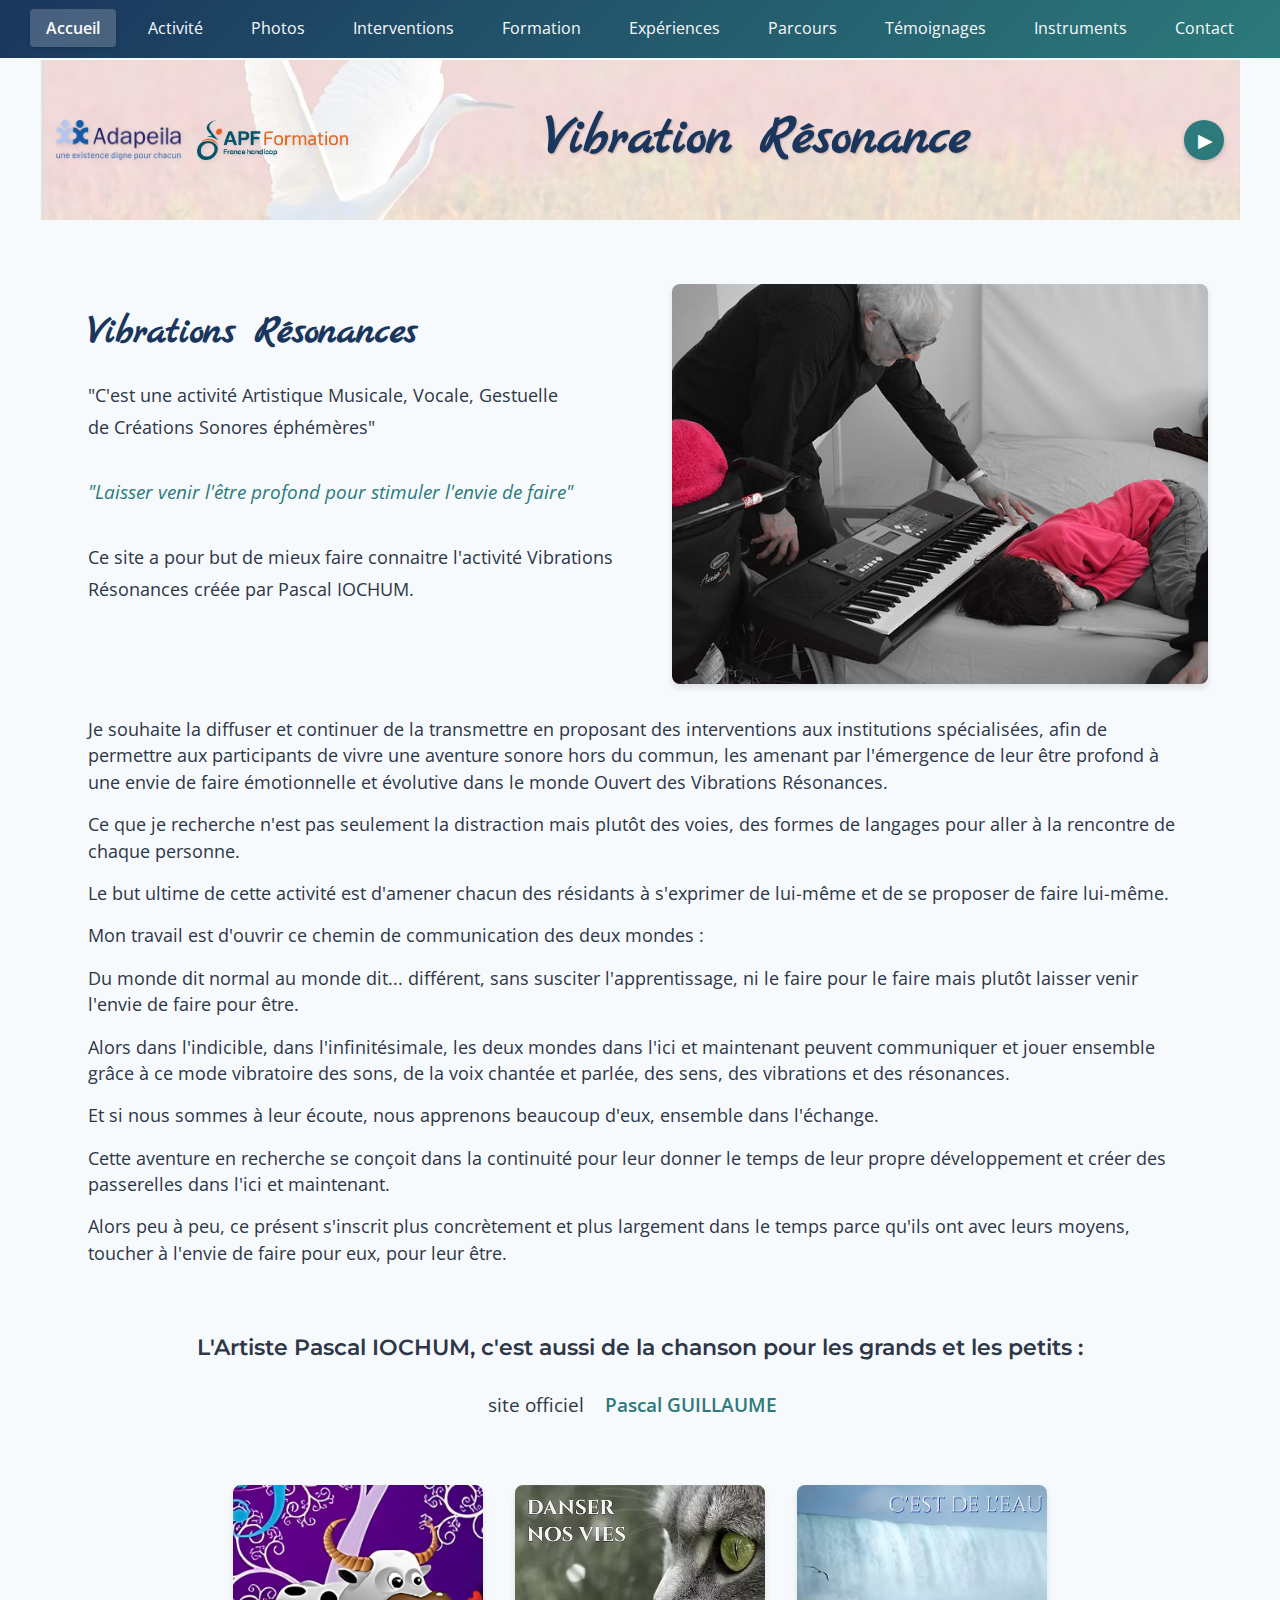
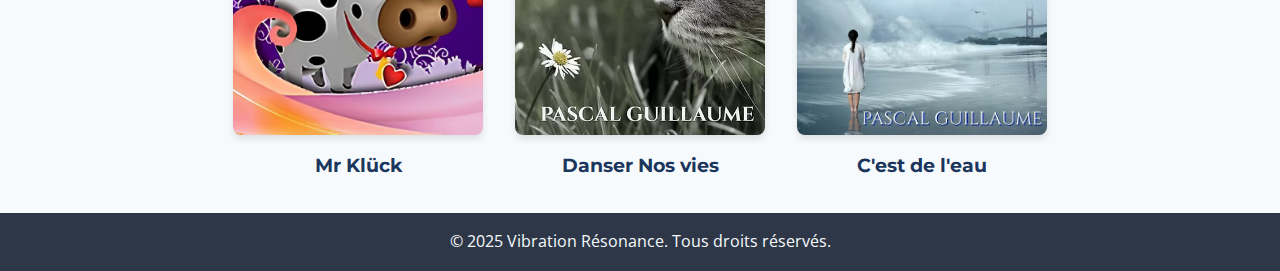
<file: index.html>
<!DOCTYPE html>
<html lang="fr">
<head>
    <meta charset="UTF-8">
    <meta name="viewport" content="width=device-width, initial-scale=1.0">
    <meta name="description" content="Découvrez l'univers des vibrations et résonances sonores">
    <title>Vibration Résonance - Accueil</title>
    <link rel="stylesheet" href="css/style.css">
    <link rel="preconnect" href="https://fonts.googleapis.com">
    <link rel="preconnect" href="https://fonts.gstatic.com" crossorigin>
    <link href="https://fonts.googleapis.com/css2?family=Montserrat:wght@400;600;700&family=Open+Sans:wght@400;600&family=Marck+Script&display=swap" rel="stylesheet">
    <audio id="homeAudio" src="audio/home.mp3" preload="auto"></audio>
</head>
<body>
    <header>
        <nav>
            <button class="burger-menu" aria-label="Menu">
                <span class="burger-line"></span>
                <span class="burger-line"></span>
                <span class="burger-line"></span>
            </button>
            <ul class="nav-menu">
                <li><a href="index.html" class="active">Accueil</a></li>
                <li><a href="pages/activite.html">Activité</a></li>
                <li><a href="pages/photos.html">Photos</a></li>
                <li><a href="pages/interventions.html">Interventions</a></li>
                <li><a href="pages/formation.html">Formation</a></li>
                <li><a href="pages/experiences.html">Expériences</a></li>
                <li><a href="pages/parcours.html">Parcours</a></li>
                <li><a href="pages/temoignages.html">Témoignages</a></li>
                <li><a href="pages/instruments.html">Instruments</a></li>
                <li><a href="pages/contact.html">Contact</a></li>
            </ul>
        </nav>
        <div class="logo-container">
            <div class="logo-left">
                <img src="images/logos/adapeila.png" alt="Logo Adapeila">
                <img src="images/logos/apf.png" alt="Logo APF">
            </div>
            <h1 class="main-title">Vibration Résonance</h1>
            <button class="audio-control" id="playButton" aria-label="Jouer la musique"></button>
        </div>
    </header>
    <main>
        <section class="intro-section">
            <div class="intro-text">
                <h2>Vibrations Résonances</h2>
                <p>"C'est une activité Artistique Musicale, Vocale, Gestuelle<br>
                de Créations Sonores éphémères"</p>
                <p class="quote">"Laisser venir l'être profond pour stimuler l'envie de faire"</p>
                <p>Ce site a pour but de mieux faire connaitre l'activité Vibrations Résonances créée par Pascal IOCHUM.</p>
            </div>
            <div class="slideshow" id="residentsSlideshow">
                <!-- Les images seront injectées dynamiquement par JavaScript -->
            </div>
        </section>
        <section class="presentation-section">
            <div class="text-block">
                <p>Je souhaite la diffuser et continuer de la transmettre en proposant des interventions aux institutions spécialisées, afin de permettre aux participants de vivre une aventure sonore hors du commun, les amenant par l'émergence de leur être profond à une envie de faire émotionnelle et évolutive dans le monde Ouvert des Vibrations Résonances.</p>
                <p>Ce que je recherche n'est pas seulement la distraction mais plutôt des voies, des formes de langages pour aller à la rencontre de chaque personne.</p>

                <p>Le but ultime de cette activité est d'amener chacun des résidants à s'exprimer de lui-même et de se proposer de faire lui-même.</p>

                <p>Mon travail est d'ouvrir ce chemin de communication des deux mondes :</p>

                <p>Du monde dit normal au monde dit... différent, sans susciter l'apprentissage, ni le faire pour le faire mais plutôt laisser venir l'envie de faire pour être.</p>

                <p>Alors dans l'indicible, dans l'infinitésimale, les deux mondes dans l'ici et maintenant peuvent communiquer et jouer ensemble grâce à ce mode vibratoire des sons, de la voix chantée et parlée, des sens, des vibrations et des résonances.</p>

                <p>Et si nous sommes à leur écoute, nous apprenons beaucoup d'eux, ensemble dans l'échange.</p>

                <p>Cette aventure en recherche se conçoit dans la continuité pour leur donner le temps de leur propre développement et créer des passerelles dans l'ici et maintenant.</p>

                <p>Alors peu à peu, ce présent s'inscrit plus concrètement et plus largement dans le temps parce qu'ils ont avec leurs moyens, toucher à l'envie de faire pour eux, pour leur être.</p>
            </div>
        </section>
        <section class="artist-section">
            <h2>L'Artiste Pascal IOCHUM, c'est aussi de la chanson pour les grands et les petits :</h2>
            <p class="site-link">site officiel <a href="https://www.pascal-guillaume.com/" target="_blank" rel="noopener noreferrer">Pascal GUILLAUME</a></p>
        </section>
        <section class="albums-section">
            <div class="album-grid">
                <div class="album-item">
                    <a href="https://www.pascal-guillaume.com/mes-histoires" target="_blank" rel="noopener noreferrer">
                        <img src="images/pochettes/vache.jpeg" alt="Album Mr Klück">
                        <h3>Mr Klück</h3>
                    </a>
                </div>
                <div class="album-item">
                    <a href="https://www.pascal-guillaume.com/danser-nos-vies" target="_blank" rel="noopener noreferrer">
                        <img src="images/pochettes/chat.jpeg" alt="Album Danser Nos vies">
                        <h3>Danser Nos vies</h3>
                    </a>
                </div>
                <div class="album-item">
                    <a href="https://www.pascal-guillaume.com/c-est-de-l-eau" target="_blank" rel="noopener noreferrer">
                        <img src="images/pochettes/eau.jpeg" alt="Album C'est de l'eau">
                        <h3>C'est de l'eau</h3>
                    </a>
                </div>
            </div>
        </section>
    </main>
    <footer>
        <p>&copy; 2025 Vibration Résonance. Tous droits réservés.</p>
    </footer>
    <script src="js/main.js"></script>
</body>
</html>
</file>
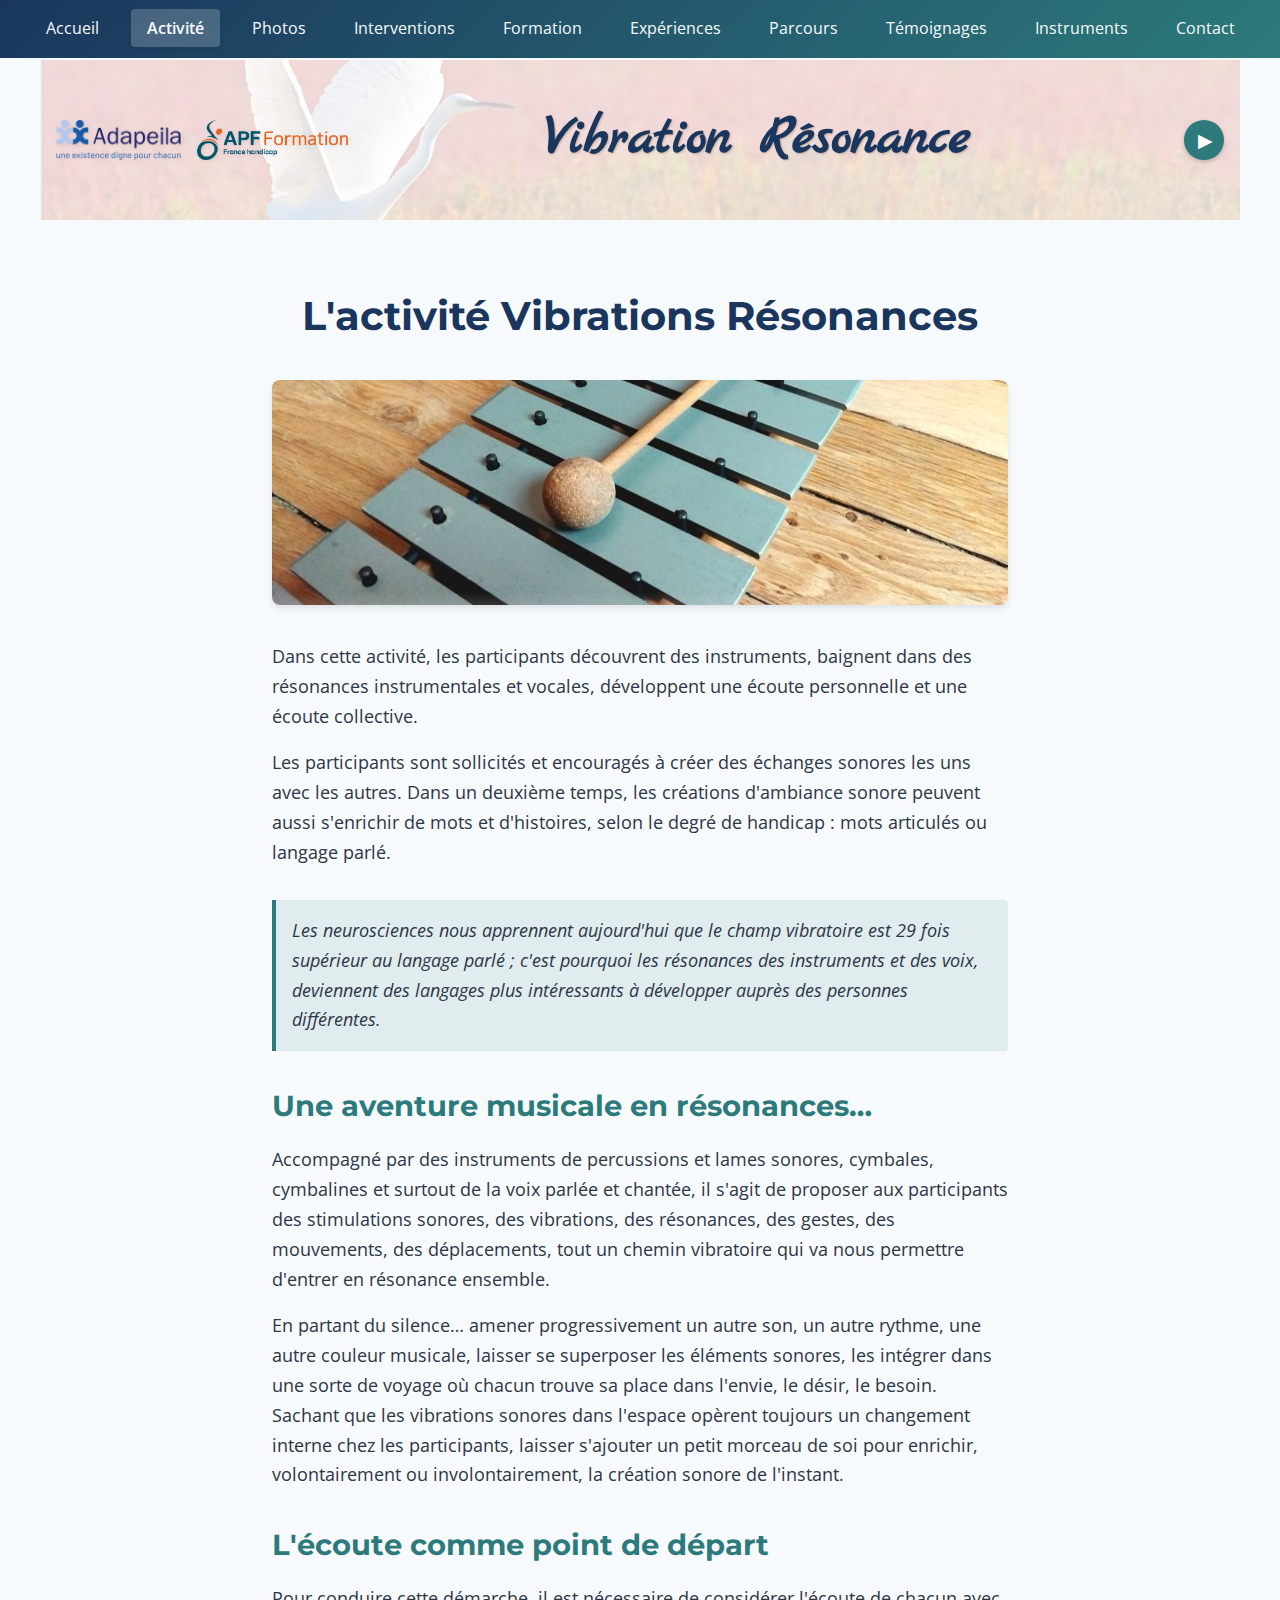
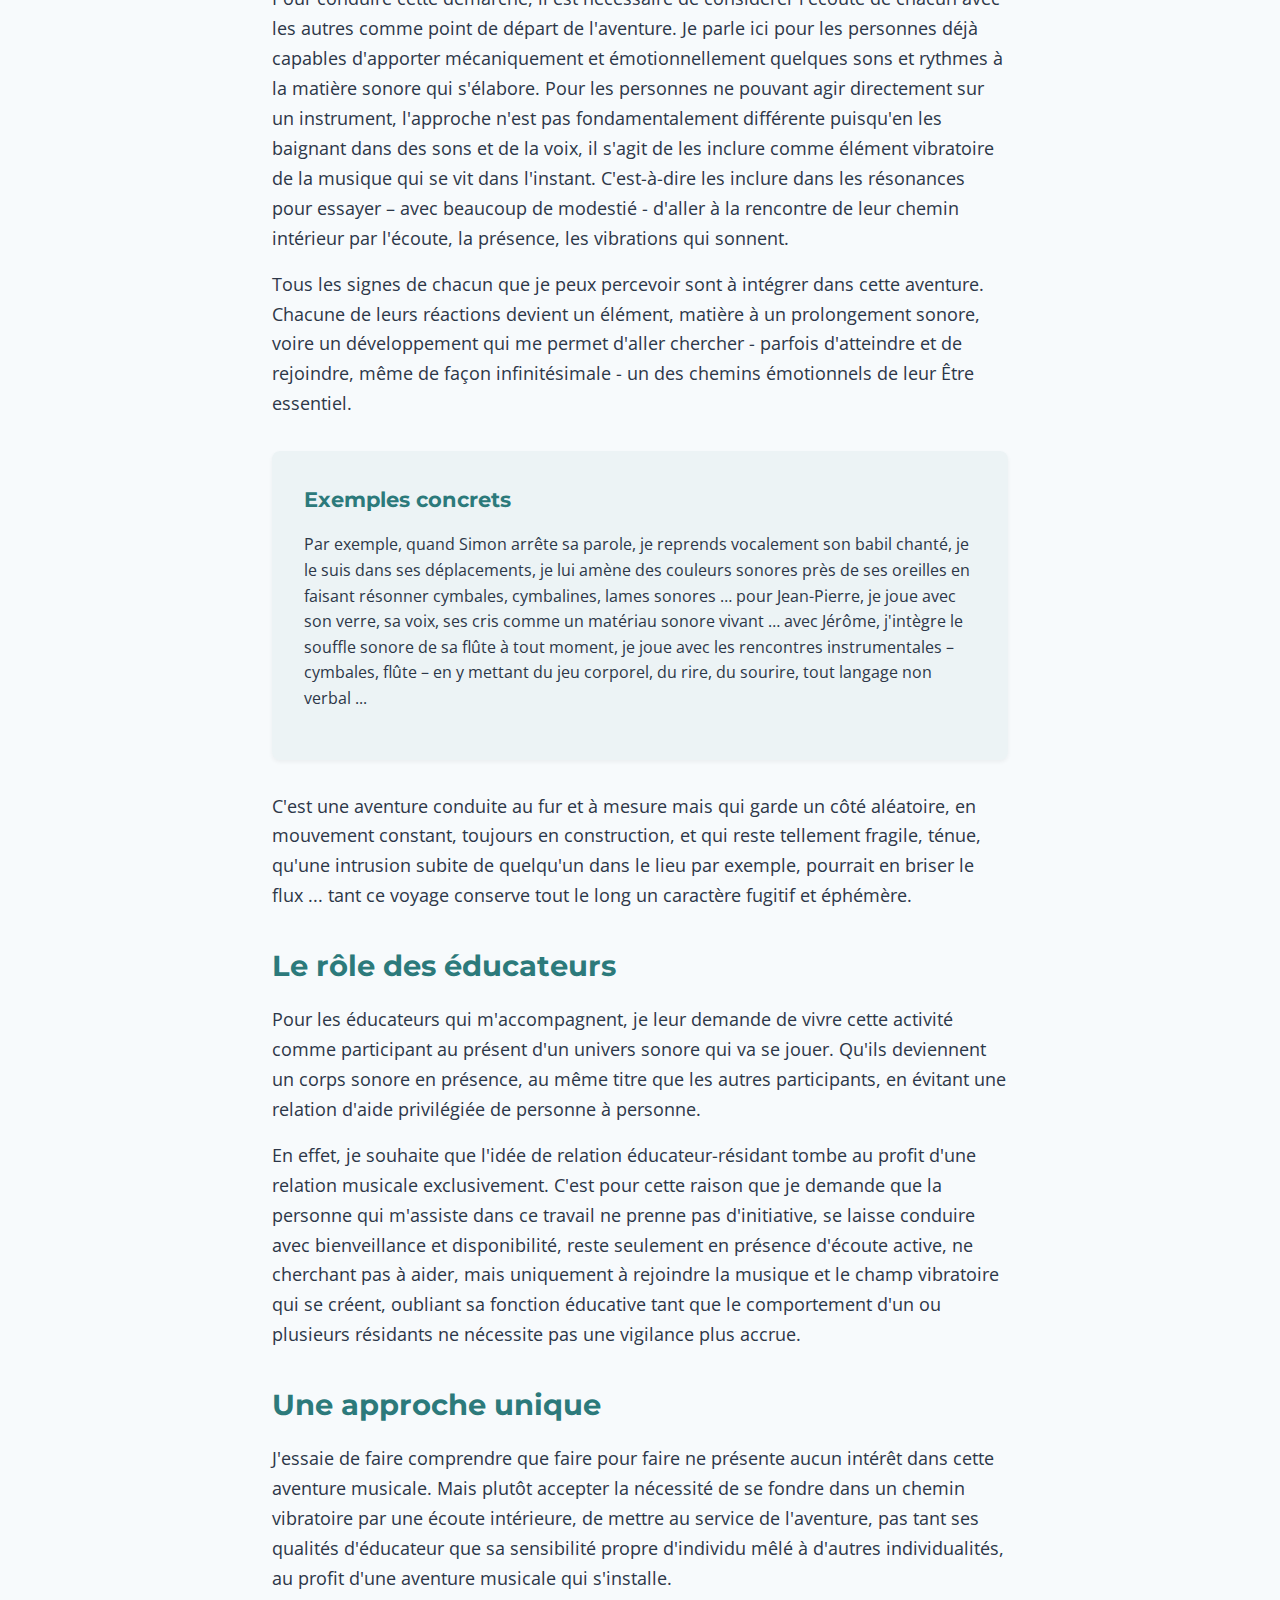
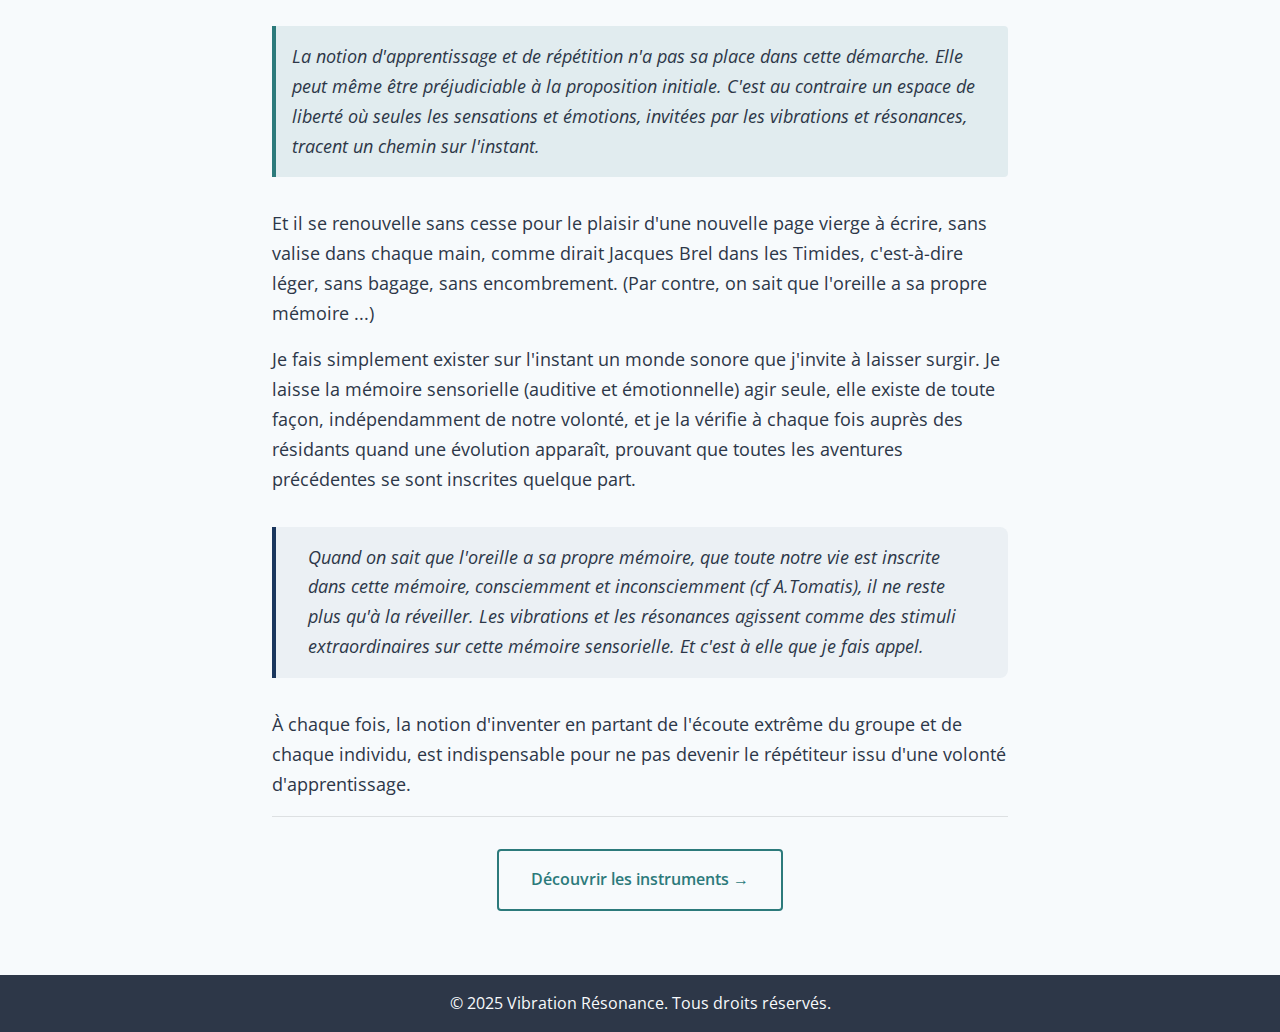
<file: pages/activite.html>
<!DOCTYPE html>
<html lang="fr">
<head>
    <meta charset="UTF-8">
    <meta name="viewport" content="width=device-width, initial-scale=1.0">
    <title>Vibration Résonance - Activités</title>
    <link rel="stylesheet" href="../css/style.css">
    <link href="https://fonts.googleapis.com/css2?family=Montserrat:wght@400;600;700&family=Open+Sans:wght@400;600&family=Marck+Script&display=swap" rel="stylesheet">
    <audio id="pageAudio" src="../audio/voix.mp3" preload="auto"></audio>
</head>
<body>
    <header>
        <nav>
            <ul>
                <li><a href="../index.html">Accueil</a></li>
                <li><a href="activite.html" class="active">Activité</a></li>
                <li><a href="photos.html">Photos</a></li>
                <li><a href="interventions.html">Interventions</a></li>
                <li><a href="formation.html">Formation</a></li>
                <li><a href="experiences.html">Expériences</a></li>
                <li><a href="parcours.html">Parcours</a></li>
                <li><a href="temoignages.html">Témoignages</a></li>
                <li><a href="instruments.html">Instruments</a></li>
                <li><a href="contact.html">Contact</a></li>
            </ul>
        </nav>
        <div class="logo-container">
            <div class="logo-left">
                <img src="../images/logos/adapeila.png" alt="Logo Adapeila">
                <img src="../images/logos/apf.png" alt="Logo APF">
            </div>
            <h1 class="main-title">Vibration Résonance</h1>
            <button class="audio-control" id="playButton" aria-label="Jouer la musique"></button>
        </div>
    </header>
    <main>
        <section class="activity-content">
            <h1>L'activité Vibrations Résonances</h1>
            
            <div class="activity-header-image">
                <img src="../images/carillon.jpeg" alt="Carillon utilisé lors des activités">
            </div>

            <div class="activity-text">
                <p>Dans cette activité, les participants découvrent des instruments, baignent dans des résonances instrumentales et vocales, développent une écoute personnelle et une écoute collective.</p>

                <p>Les participants sont sollicités et encouragés à créer des échanges sonores les uns avec les autres. Dans un deuxième temps, les créations d'ambiance sonore peuvent aussi s'enrichir de mots et d'histoires, selon le degré de handicap : mots articulés ou langage parlé.</p>

                <div class="highlight-box">
                    <p>Les neurosciences nous apprennent aujourd'hui que le champ vibratoire est 29 fois supérieur au langage parlé ; c'est pourquoi les résonances des instruments et des voix, deviennent des langages plus intéressants à développer auprès des personnes différentes.</p>
                </div>

                <h2>Une aventure musicale en résonances…</h2>

                <p>Accompagné par des instruments de percussions et lames sonores, cymbales, cymbalines et surtout de la voix parlée et chantée, il s'agit de proposer aux participants des stimulations sonores, des vibrations, des résonances, des gestes, des mouvements, des déplacements, tout un chemin vibratoire qui va nous permettre d'entrer en résonance ensemble.</p>

                <p>En partant du silence… amener progressivement un autre son, un autre rythme, une autre couleur musicale, laisser se superposer les éléments sonores, les intégrer dans une sorte de voyage où chacun trouve sa place dans l'envie, le désir, le besoin. Sachant que les vibrations sonores dans l'espace opèrent toujours un changement interne chez les participants, laisser s'ajouter un petit morceau de soi pour enrichir, volontairement ou involontairement, la création sonore de l'instant.</p>

                <h2>L'écoute comme point de départ</h2>
                <p>Pour conduire cette démarche, il est nécessaire de considérer l'écoute de chacun avec les autres comme point de départ de l'aventure. Je parle ici pour les personnes déjà capables d'apporter mécaniquement et émotionnellement quelques sons et rythmes à la matière sonore qui s'élabore. Pour les personnes ne pouvant agir directement sur un instrument, l'approche n'est pas fondamentalement différente puisqu'en les baignant dans des sons et de la voix, il s'agit de les inclure comme élément vibratoire de la musique qui se vit dans l'instant. C'est-à-dire les inclure dans les résonances pour essayer – avec beaucoup de modestié - d'aller à la rencontre de leur chemin intérieur par l'écoute, la présence, les vibrations qui sonnent.</p>

                <p>Tous les signes de chacun que je peux percevoir sont à intégrer dans cette aventure. Chacune de leurs réactions devient un élément, matière à un prolongement sonore, voire un développement qui me permet d'aller chercher - parfois d'atteindre et de rejoindre, même de façon infinitésimale - un des chemins émotionnels de leur Être essentiel.</p>

                <div class="example-box">
                    <h3>Exemples concrets</h3>
                    <p>Par exemple, quand Simon arrête sa parole, je reprends vocalement son babil chanté, je le suis dans ses déplacements, je lui amène des couleurs sonores près de ses oreilles en faisant résonner cymbales, cymbalines, lames sonores … pour Jean-Pierre, je joue avec son verre, sa voix, ses cris comme un matériau sonore vivant … avec Jérôme, j'intègre le souffle sonore de sa flûte à tout moment, je joue avec les rencontres instrumentales – cymbales, flûte – en y mettant du jeu corporel, du rire, du sourire, tout langage non verbal ...</p>
                </div>

                <p>C'est une aventure conduite au fur et à mesure mais qui garde un côté aléatoire, en mouvement constant, toujours en construction, et qui reste tellement fragile, ténue, qu'une intrusion subite de quelqu'un dans le lieu par exemple, pourrait en briser le flux ... tant ce voyage conserve tout le long un caractère fugitif et éphémère.</p>

                <h2>Le rôle des éducateurs</h2>
                <p>Pour les éducateurs qui m'accompagnent, je leur demande de vivre cette activité comme participant au présent d'un univers sonore qui va se jouer. Qu'ils deviennent un corps sonore en présence, au même titre que les autres participants, en évitant une relation d'aide privilégiée de personne à personne.</p>

                <p>En effet, je souhaite que l'idée de relation éducateur-résidant tombe au profit d'une relation musicale exclusivement. C'est pour cette raison que je demande que la personne qui m'assiste dans ce travail ne prenne pas d'initiative, se laisse conduire avec bienveillance et disponibilité, reste seulement en présence d'écoute active, ne cherchant pas à aider, mais uniquement à rejoindre la musique et le champ vibratoire qui se créent, oubliant sa fonction éducative tant que le comportement d'un ou plusieurs résidants ne nécessite pas une vigilance plus accrue.</p>

                <h2>Une approche unique</h2>
                <p>J'essaie de faire comprendre que faire pour faire ne présente aucun intérêt dans cette aventure musicale. Mais plutôt accepter la nécessité de se fondre dans un chemin vibratoire par une écoute intérieure, de mettre au service de l'aventure, pas tant ses qualités d'éducateur que sa sensibilité propre d'individu mêlé à d'autres individualités, au profit d'une aventure musicale qui s'installe.</p>

                <div class="highlight-box">
                    <p>La notion d'apprentissage et de répétition n'a pas sa place dans cette démarche. Elle peut même être préjudiciable à la proposition initiale. C'est au contraire un espace de liberté où seules les sensations et émotions, invitées par les vibrations et résonances, tracent un chemin sur l'instant.</p>
                </div>

                <p>Et il se renouvelle sans cesse pour le plaisir d'une nouvelle page vierge à écrire, sans valise dans chaque main, comme dirait Jacques Brel dans les Timides, c'est-à-dire léger, sans bagage, sans encombrement. (Par contre, on sait que l'oreille a sa propre mémoire ...)</p>

                <p>Je fais simplement exister sur l'instant un monde sonore que j'invite à laisser surgir. Je laisse la mémoire sensorielle (auditive et émotionnelle) agir seule, elle existe de toute façon, indépendamment de notre volonté, et je la vérifie à chaque fois auprès des résidants quand une évolution apparaît, prouvant que toutes les aventures précédentes se sont inscrites quelque part.</p>

                <div class="quote-box">
                    <p>Quand on sait que l'oreille a sa propre mémoire, que toute notre vie est inscrite dans cette mémoire, consciemment et inconsciemment (cf A.Tomatis), il ne reste plus qu'à la réveiller. Les vibrations et les résonances agissent comme des stimuli extraordinaires sur cette mémoire sensorielle. Et c'est à elle que je fais appel.</p>
                </div>

                <p>À chaque fois, la notion d'inventer en partant de l'écoute extrême du groupe et de chaque individu, est indispensable pour ne pas devenir le répétiteur issu d'une volonté d'apprentissage.</p>
            </div>
            
            <div class="instruments-link">
                <a href="instruments.html" class="btn-link">Découvrir les instruments →</a>
            </div>
        </section>
    </main>
    <footer>
        <p>&copy; 2025 Vibration Résonance. Tous droits réservés.</p>
    </footer>
    <script src="../js/main.js"></script>
</body>
</html>
</file>
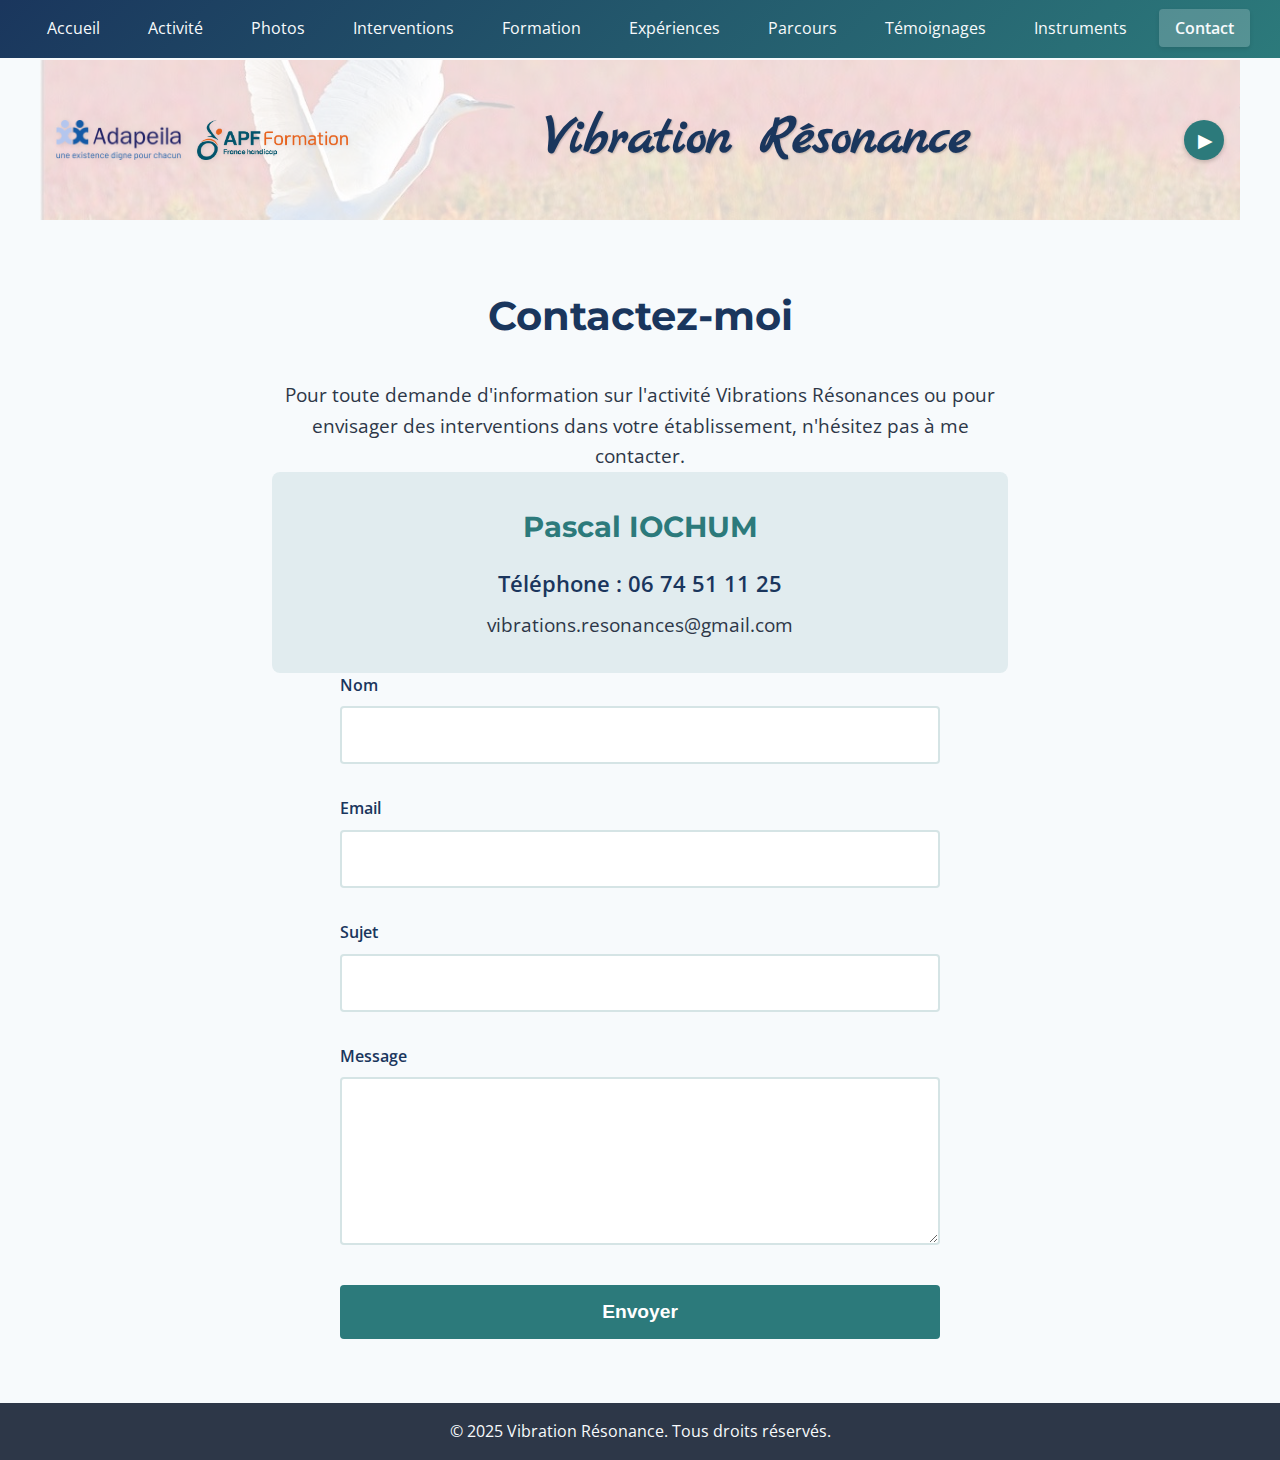
<file: pages/contact.html>
<!DOCTYPE html>
<html lang="fr">
<head>
    <meta charset="UTF-8">
    <meta name="viewport" content="width=device-width, initial-scale=1.0">
    <title>Vibration Résonance - Contact</title>
    <link rel="stylesheet" href="../css/style.css">
    <link href="https://fonts.googleapis.com/css2?family=Montserrat:wght@400;600;700&family=Open+Sans:wght@400;600&family=Marck+Script&display=swap" rel="stylesheet">
    <audio id="pageAudio" src="../audio/chimes.mp3" preload="auto"></audio>
</head>
<body>
    <header>
        <nav>
            <button class="burger-menu" aria-label="Menu">
                <span class="burger-line"></span>
                <span class="burger-line"></span>
                <span class="burger-line"></span>
            </button>
            <ul class="nav-menu">
                <li><a href="../index.html">Accueil</a></li>
                <li><a href="activite.html">Activité</a></li>
                <li><a href="photos.html">Photos</a></li>
                <li><a href="interventions.html">Interventions</a></li>
                <li><a href="formation.html">Formation</a></li>
                <li><a href="experiences.html">Expériences</a></li>
                <li><a href="parcours.html">Parcours</a></li>
                <li><a href="temoignages.html">Témoignages</a></li>
                <li><a href="instruments.html">Instruments</a></li>
                <li><a href="contact.html" class="active">Contact</a></li>
            </ul>
        </nav>
        <div class="logo-container">
            <div class="logo-left">
                <img src="../images/logos/adapeila.png" alt="Logo Adapeila">
                <img src="../images/logos/apf.png" alt="Logo APF">
            </div>
            <h1 class="main-title">Vibration Résonance</h1>
            <button class="audio-control" id="playButton" aria-label="Jouer la musique"></button>
        </div>
    </header>

    <main>
        <section class="contact-content">
            <h1>Contactez-moi</h1>
            
            <div class="contact-intro">
                <p>Pour toute demande d'information sur l'activité Vibrations Résonances ou pour envisager des interventions dans votre établissement, n'hésitez pas à me contacter.</p>
            </div>

            <div class="contact-info">
                <h2>Pascal IOCHUM</h2>
                <p class="phone">Téléphone : 06 74 51 11 25</p>
                <p class="region">vibrations.resonances@gmail.com</p>
            </div>

            <form class="contact-form" id="contactForm" action="https://formspree.io/f/xqapagly" method="POST">
                <div class="form-group">
                    <label for="name">Nom</label>
                    <input type="text" id="name" name="name" required>
                </div>

                <div class="form-group">
                    <label for="email">Email</label>
                    <input type="email" id="email" name="email" required>
                </div>

                <div class="form-group">
                    <label for="subject">Sujet</label>
                    <input type="text" id="subject" name="subject" required>
                </div>

                <div class="form-group">
                    <label for="message">Message</label>
                    <textarea id="message" name="message" rows="6" required></textarea>
                </div>

                <button type="submit" class="submit-btn">Envoyer</button>
            </form>
        </section>
    </main>

    <footer>
        <p>&copy; 2025 Vibration Résonance. Tous droits réservés.</p>
    </footer>

    <script src="../js/main.js"></script>
    <script src="../js/contact.js"></script>
</body>
</html>
</file>
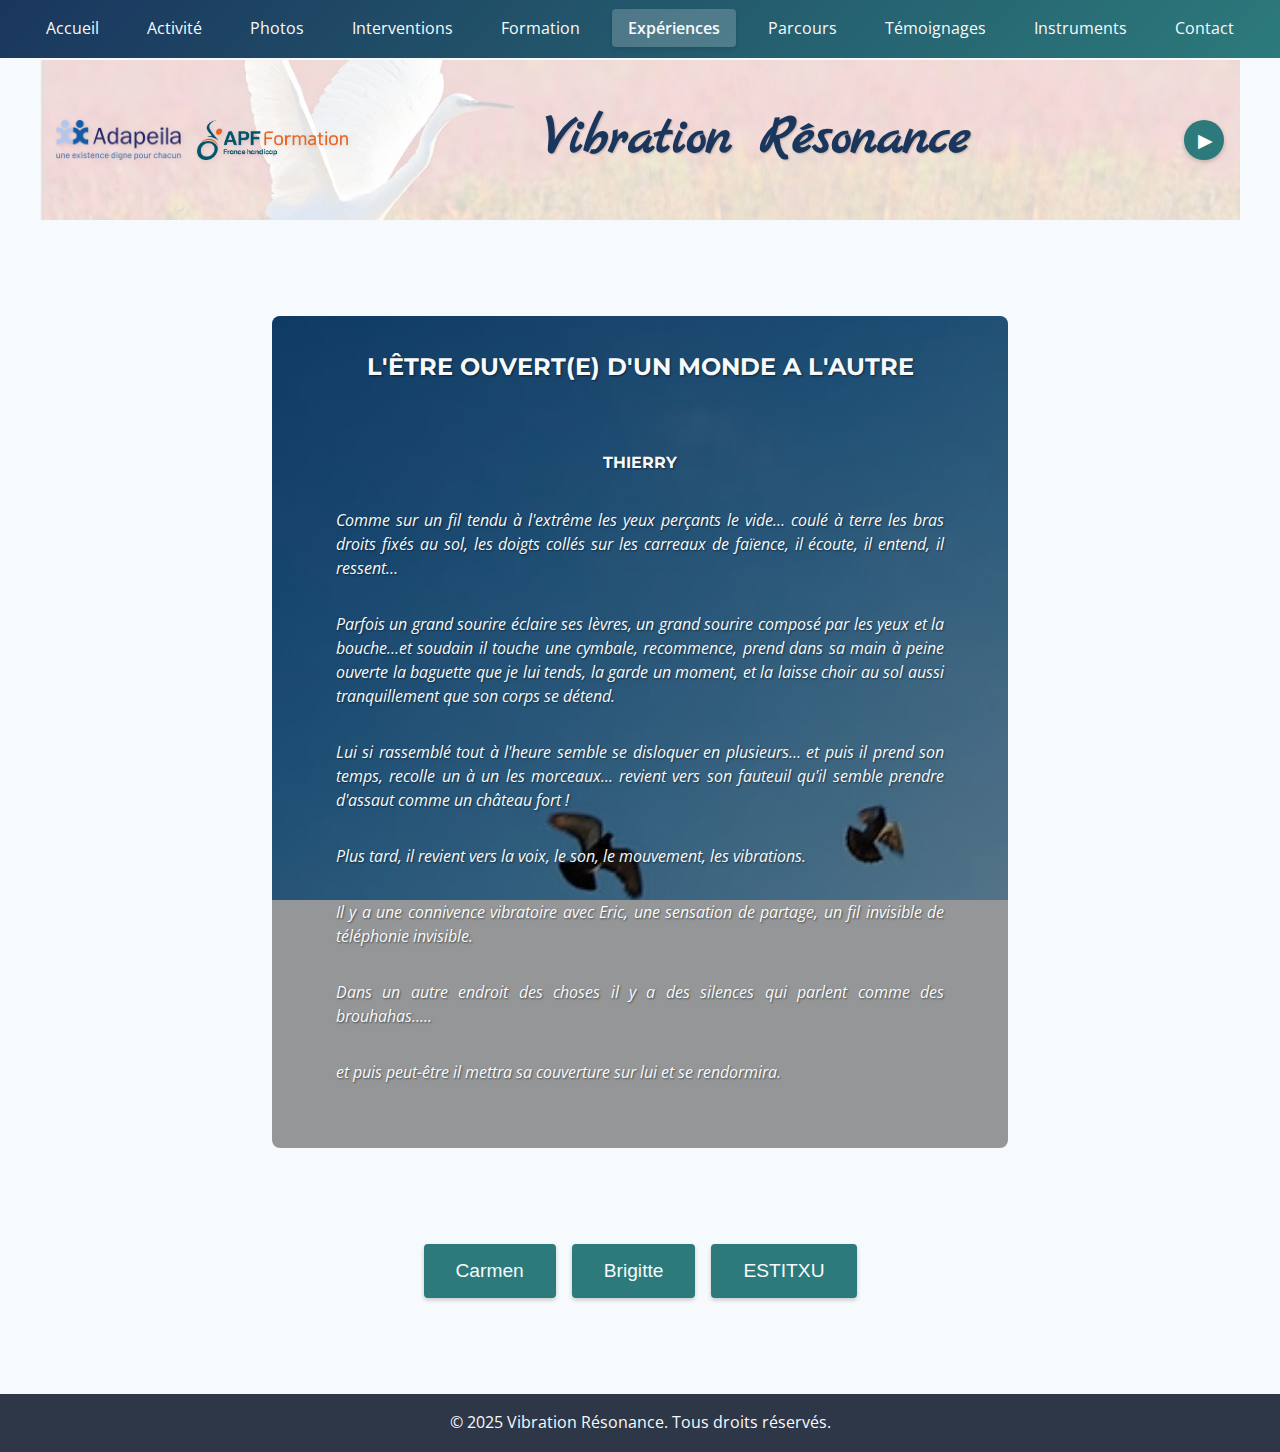
<file: pages/experiences.html>
<!DOCTYPE html>
<html lang="fr">
<head>
    <meta charset="UTF-8">
    <meta name="viewport" content="width=device-width, initial-scale=1.0">
    <title>Vibration Résonance - Expériences</title>
    <link rel="stylesheet" href="../css/style.css">
    <link href="https://fonts.googleapis.com/css2?family=Montserrat:wght@400;600;700&family=Open+Sans:wght@400;600&family=Marck+Script&display=swap" rel="stylesheet">
    <link href="https://fonts.googleapis.com/css2?family=Birthstone&display=swap" rel="stylesheet">
    <audio id="pageAudio" src="../audio/home.mp3" preload="auto"></audio>
</head>
<body>
    <header>
        <nav>
            <button class="burger-menu" aria-label="Menu">
                <span class="burger-line"></span>
                <span class="burger-line"></span>
                <span class="burger-line"></span>
            </button>
            <ul class="nav-menu">
                <li><a href="../index.html">Accueil</a></li>
                <li><a href="activite.html">Activité</a></li>
                <li><a href="photos.html">Photos</a></li>
                <li><a href="interventions.html">Interventions</a></li>
                <li><a href="formation.html">Formation</a></li>
                <li><a href="experiences.html" class="active">Expériences</a></li>
                <li><a href="parcours.html">Parcours</a></li>
                <li><a href="temoignages.html">Témoignages</a></li>
                <li><a href="instruments.html">Instruments</a></li>
                <li><a href="contact.html">Contact</a></li>
            </ul>
        </nav>
        <div class="logo-container">
            <div class="logo-left">
                <img src="../images/logos/adapeila.png" alt="Logo Adapeila">
                <img src="../images/logos/apf.png" alt="Logo APF">
            </div>
            <h1 class="main-title">Vibration Résonance</h1>
            <button class="audio-control" id="playButton" aria-label="Jouer la musique"></button>
        </div>
    </header>
    <main>
        <section class="experiences-content">
                        <div class="experiences-list">
                <div class="poetic-experience">
                    <h2>L'ÊTRE OUVERT(E) D'UN MONDE A L'AUTRE</h2>
                    <h3>THIERRY</h3>
                    <div class="poetic-text">
                        <p>Comme sur un fil tendu à l'extrême les yeux perçants le vide… coulé à terre les bras droits fixés au sol, les doigts collés sur les carreaux de faïence, il écoute, il entend, il ressent…</p>

                        <p>Parfois un grand sourire éclaire ses lèvres, un grand sourire composé par les yeux et la bouche…et soudain il touche une cymbale, recommence, prend dans sa main à peine ouverte la baguette que je lui tends, la garde un moment, et la laisse choir au sol aussi tranquillement que son corps se détend.</p>

                        <p>Lui si rassemblé tout à l'heure semble se disloquer en plusieurs… et puis il prend son temps, recolle un à un les morceaux... revient vers son fauteuil qu'il semble prendre d'assaut comme un château fort !</p>

                        <p>Plus tard, il revient vers la voix, le son, le mouvement, les vibrations.</p>

                        <p>Il y a une connivence vibratoire avec Eric, une sensation de partage, un fil invisible de téléphonie invisible.</p>

                        <p>Dans un autre endroit des choses il y a des silences qui parlent comme des brouhahas…..</p>

                        <p>et puis peut-être il mettra sa couverture sur lui et se rendormira.</p>
                    </div>
                </div>
                <div class="experience-buttons">
                    <button class="exp-btn" data-experience="carmen">Carmen</button>
                    <button class="exp-btn" data-experience="brigitte">Brigitte</button>
                    <button class="exp-btn" data-experience="estitxu">ESTITXU</button>
                </div>
            </div>
        </section>
    </main>

    <!-- Modale Carmen -->
    <div class="experience-modal" id="carmenModal">
        <div class="modal-content">
            <button class="modal-close" id="closeCarmenModal">&times;</button>
            <h2 class="modal-title">RAPPORT D'ACTIVITÉ</h2>
            <div class="modal-text">
                <p>Atelier Vibrations et Résonnances<br>
                Pascal Iochum</p>
                <h3>CARMEN</h3>
                <p>Quand j'arrive aujourd'hui Carmen me voit, me ressent et d'une certaine manière me fait « la fête ». Elle est contente d'être là.</p>
                <p>Sa nervosité, (morsure sur les mains) s'atténue et dès que ma voix résonne, elle entre dans le son, demande du rythme, accepte de me laisser mettre un tambourin sur elle et jouer dessus avec des baguettes.</p>
                <p>Elle cherche à prendre, toucher, est sensible à tous les sons que je percute sur les roues de son fauteuil.</p>
                <p>Son chant vibratoire s'accentue et se révèle de plus en plus ouvert. Elle est sensible aux cymbales, à la voix et à tous les mouvements que je fais autour d'elle.</p>
                <p>Je suis content pour elle d'avoir pu la garder car son visage aujourd'hui montre des traits plus doux et souvent plus différenciés qu'au début.</p>
                <p>Elle se sent bien dans ce groupe.</p>
            </div>
        </div>
    </div>

    <!-- Modale Brigitte -->
    <div class="experience-modal" id="brigitteModal">
        <div class="modal-content">
            <button class="modal-close" id="closeBrigitteModal">&times;</button>
            <h2 class="modal-title">Atelier « Aventures et Résonnances »</h2>
            <div class="modal-text">
                <h3>BRIGITTE</h3>
                <p>Dans un premier temps, BRIGITTE est resté assez loin de moi à l'écoute des sons et de la voix.</p>
                <p>Puis peu à peu elle s'est approchée jusqu'à même se coucher près de moi, ou est restée à genoux et à laisser son visage «monter au ciel » pour mieux ressentir, boire les sons ; tranquille, sereine, en réception maximum</p>
                <p>Je commence à communiquer avec elle par des frappes de baguettes sur le sol…..elle prend les baguettes, les lâche sur le sol, s'amuse des sons et du jeu relationnel.</p>
                <p>Elle s'est apprivoisée peu à peu à son rythme, manifestant toujours de l'intérêt ; son «être» est en relation avec son environnement.</p>
                <p>Son évolution avec moi et le groupe, est en progression</p>
                <p>Sa place dans l'atelier « aventures et résonnances» me semble souhaitable et importante</p>
                <p style="margin-top: 2rem;">7 décembre 2007<br>Pascal Iochum</p>
            </div>
        </div>
    </div>

    <!-- Modale ESTITXU -->
    <div class="experience-modal" id="estitxuModal">
        <div class="modal-content">
            <button class="modal-close" id="closeEstitxuModal">&times;</button>
            <h2 class="modal-title">Vibrations et résonnances</h2>
            <div class="modal-text">
                <p>Pascal Iochum</p>
                <h3>ESTITXU</h3>
                <p>La plupart des séances, elle marche, elle écoute, frappe dans ses mains, danse avec moi, recherche les sons, les vibrations, les résonnances, aime beaucoup la voix aigüe, s'arrête, se pose.</p>
                <p>Parfois elle se couche, il lui arrive aussi d'émettre quelques sons de manière répétitive en suivant un rythme simple que j'ai pu faire juste avant.</p>
                <p>Elle ressent le monde vibratoire, les sons, les mouvements comme une seconde peau, elle baigne dans l'énergie des sons.</p>
                <p>Elle ne joue pas d'instruments, elle ne fait pas quelque chose, elle est immergée entièrement dans les vibrations sonores avec délice. Elle se sent apaisée.</p>
                <p>A noter aussi, que sa présence produit chez Clément une rassurance, une sorte de douceur tranquille qui semble autoriser Clément à être bien.</p>
                <p>L'interaction, le partage d'énergie entre ces deux êtres, leur apporte une sorte de tendresse mutuelle.</p>
                <p>La continuité de l'aventure est pour l'un comme pour l'autre un réel mieux être.</p>
            </div>
        </div>
    </div>

    <script>
        document.querySelector('[data-experience="carmen"]').addEventListener('click', function() {
            document.getElementById('carmenModal').classList.add('active');
            document.body.style.overflow = 'hidden';
        });

        document.getElementById('closeCarmenModal').addEventListener('click', function() {
            document.getElementById('carmenModal').classList.remove('active');
            document.body.style.overflow = '';
        });

        document.getElementById('carmenModal').addEventListener('click', function(e) {
            if (e.target === this) {
                this.classList.remove('active');
                document.body.style.overflow = '';
            }
        });

        document.querySelector('[data-experience="brigitte"]').addEventListener('click', function() {
            document.getElementById('brigitteModal').classList.add('active');
            document.body.style.overflow = 'hidden';
        });

        document.getElementById('closeBrigitteModal').addEventListener('click', function() {
            document.getElementById('brigitteModal').classList.remove('active');
            document.body.style.overflow = '';
        });

        document.getElementById('brigitteModal').addEventListener('click', function(e) {
            if (e.target === this) {
                this.classList.remove('active');
                document.body.style.overflow = '';
            }
        });

        document.querySelector('[data-experience="estitxu"]').addEventListener('click', function() {
            document.getElementById('estitxuModal').classList.add('active');
            document.body.style.overflow = 'hidden';
        });

        document.getElementById('closeEstitxuModal').addEventListener('click', function() {
            document.getElementById('estitxuModal').classList.remove('active');
            document.body.style.overflow = '';
        });

        document.getElementById('estitxuModal').addEventListener('click', function(e) {
            if (e.target === this) {
                this.classList.remove('active');
                document.body.style.overflow = '';
            }
        });
    </script>

    <footer>
        <p>&copy; 2025 Vibration Résonance. Tous droits réservés.</p>
    </footer>
    <script src="../js/main.js"></script>
</body>
</html>
</file>
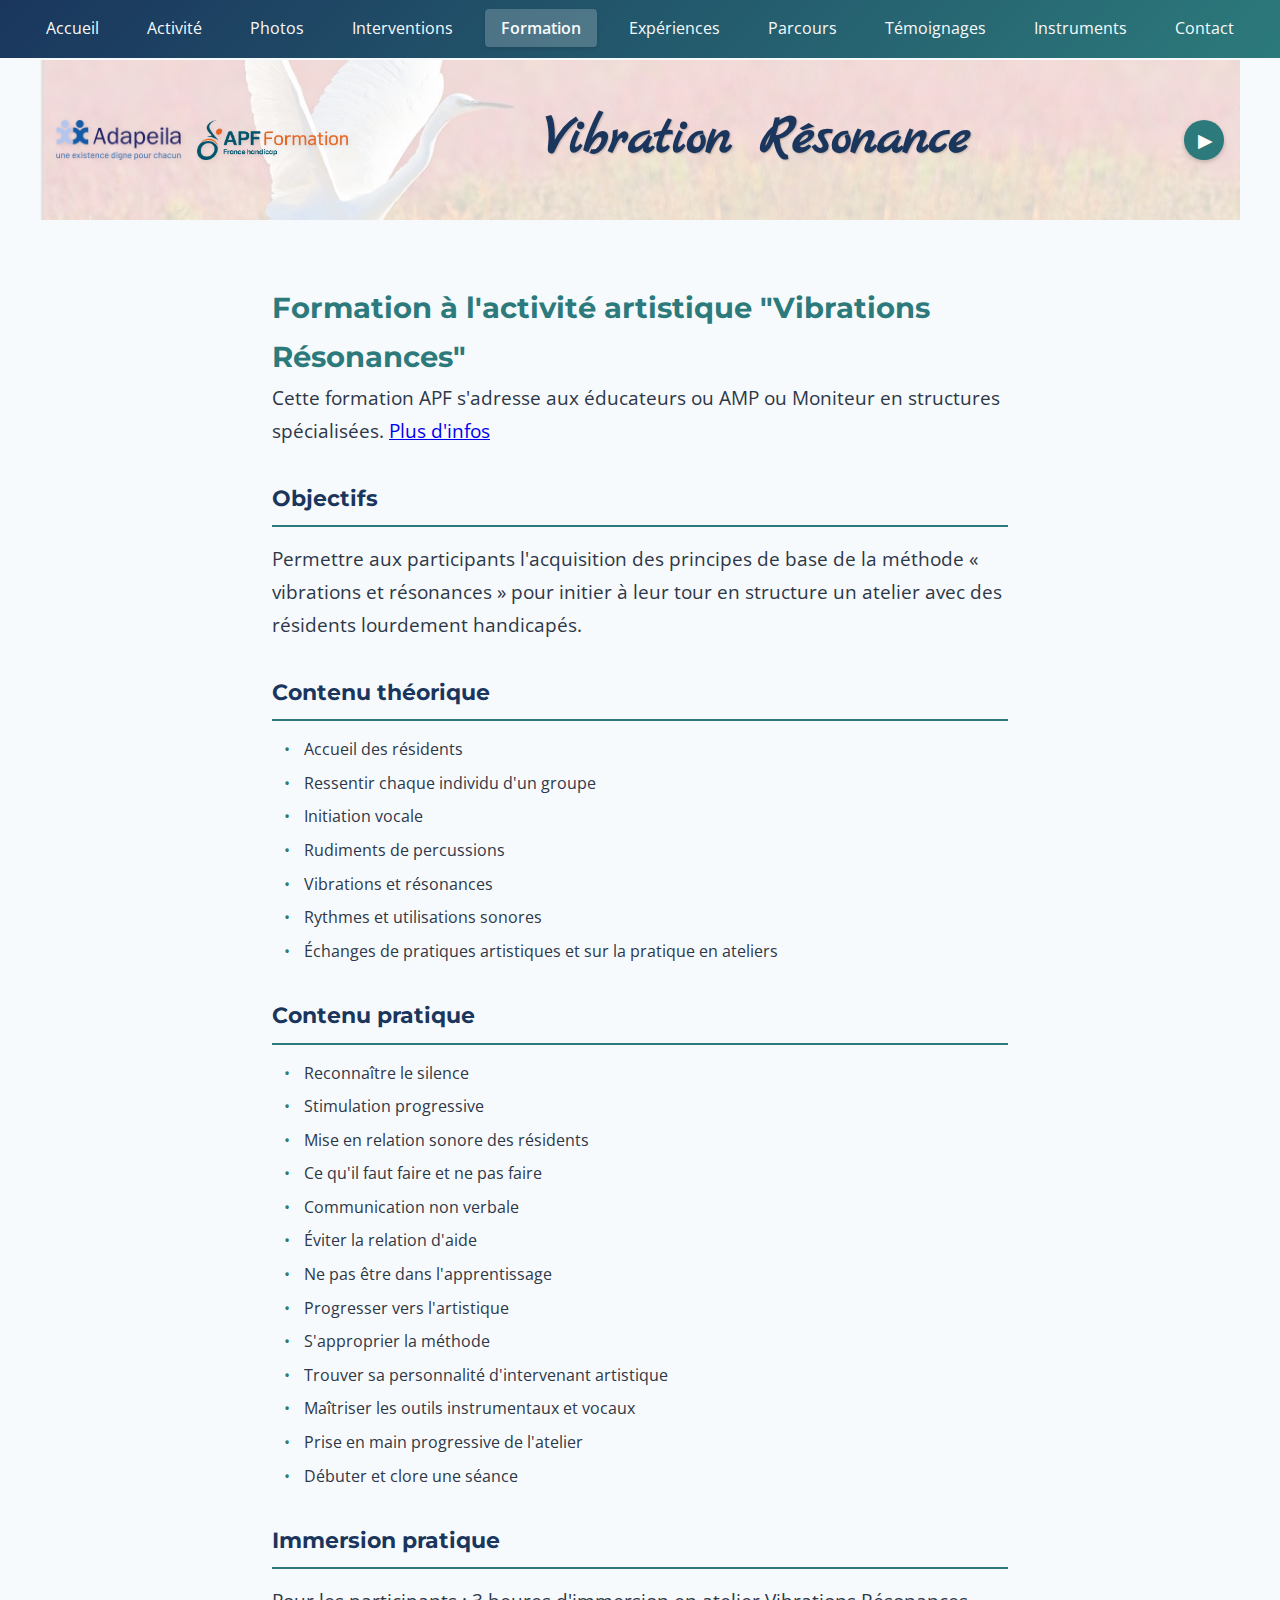
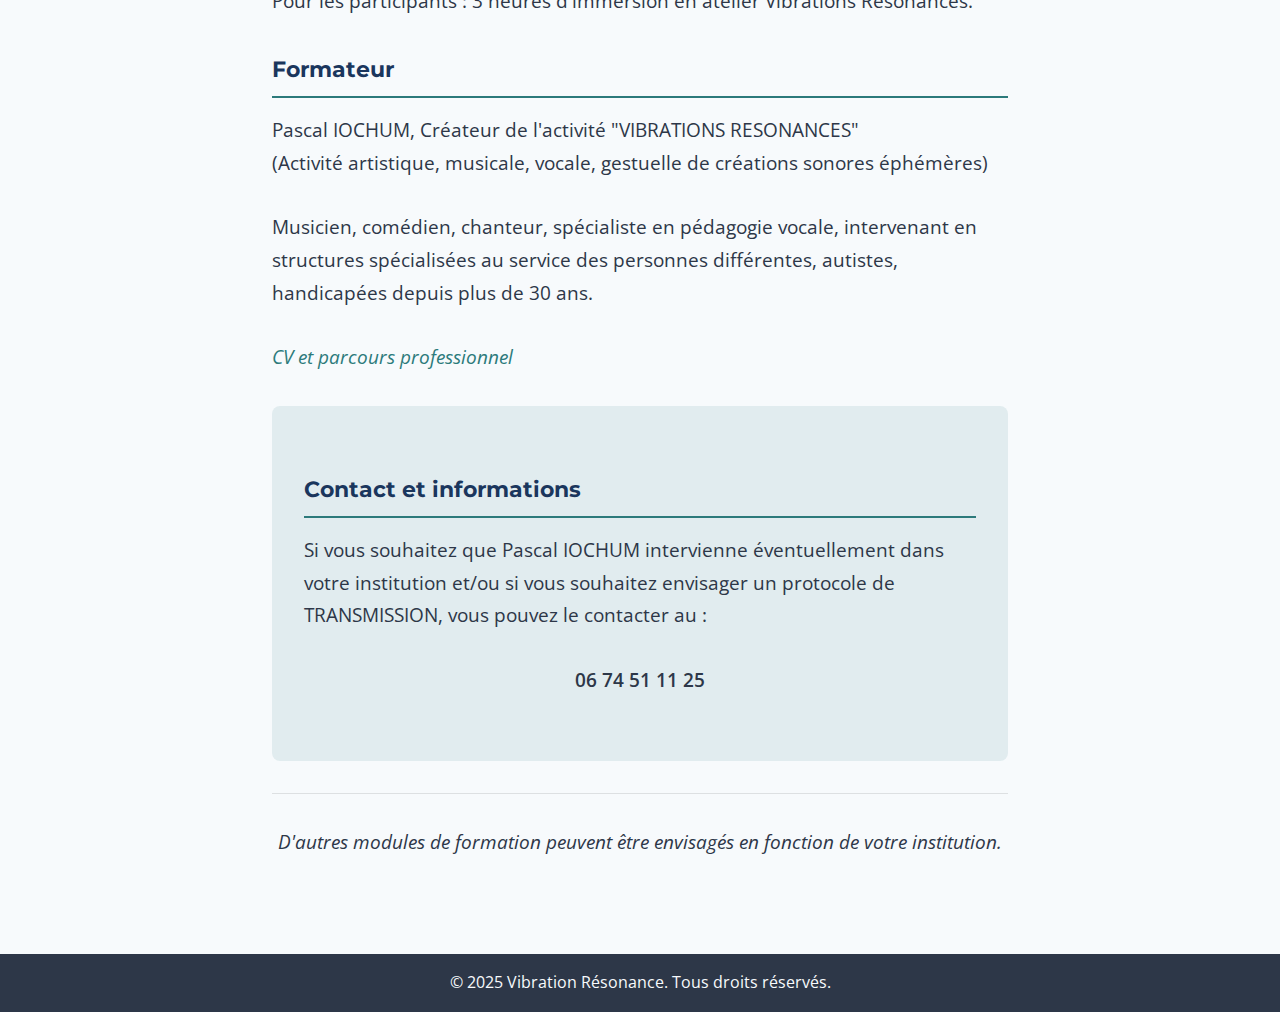
<file: pages/formation.html>
<!DOCTYPE html>
<html lang="fr">
<head>
    <meta charset="UTF-8">
    <meta name="viewport" content="width=device-width, initial-scale=1.0">
    <title>Vibration Résonance - Formation</title>
    <link rel="stylesheet" href="../css/style.css">
    <link href="https://fonts.googleapis.com/css2?family=Montserrat:wght@400;600;700&family=Open+Sans:wght@400;600&family=Marck+Script&display=swap" rel="stylesheet">
    <audio id="pageAudio" src="../audio/voix.mp3" preload="auto"></audio>
</head>
<body>
    <header>
        <nav>
            <button class="burger-menu" aria-label="Menu">
                <span class="burger-line"></span>
                <span class="burger-line"></span>
                <span class="burger-line"></span>
            </button>
            <ul class="nav-menu">
                <li><a href="../index.html">Accueil</a></li>
                <li><a href="activite.html">Activité</a></li>
                <li><a href="photos.html">Photos</a></li>
                <li><a href="interventions.html">Interventions</a></li>
                <li><a href="formation.html" class="active">Formation</a></li>
                <li><a href="experiences.html">Expériences</a></li>
                <li><a href="parcours.html">Parcours</a></li>
                <li><a href="temoignages.html">Témoignages</a></li>
                <li><a href="instruments.html">Instruments</a></li>
                <li><a href="contact.html">Contact</a></li>
            </ul>
        </nav>
        <div class="logo-container">
            <div class="logo-left">
                <img src="../images/logos/adapeila.png" alt="Logo Adapeila">
                <img src="../images/logos/apf.png" alt="Logo APF">
            </div>
            <h1 class="main-title">Vibration Résonance</h1>
            <button class="audio-control" id="playButton" aria-label="Jouer la musique"></button>
        </div>
    </header>
    <main>
        <section class="formation-content">
                        <div class="formation-text">
                <div class="formation-intro">
                    <h2>Formation à l'activité artistique "Vibrations Résonances"</h2>
                    <p>Cette formation APF s'adresse aux éducateurs ou AMP ou Moniteur en structures spécialisées. <a href="#" class="info-link" id="showMoreInfo">Plus d'infos</a></p>
                </div>

                <div class="formation-objectives">
                    <h3>Objectifs</h3>
                    <p>Permettre aux participants l'acquisition des principes de base de la méthode « vibrations et résonances » pour initier à leur tour en structure un atelier avec des résidents lourdement handicapés.</p>
                </div>

                <div class="formation-content-details">
                    <h3>Contenu théorique</h3>
                    <ul>
                        <li>Accueil des résidents</li>
                        <li>Ressentir chaque individu d'un groupe</li>
                        <li>Initiation vocale</li>
                        <li>Rudiments de percussions</li>
                        <li>Vibrations et résonances</li>
                        <li>Rythmes et utilisations sonores</li>
                        <li>Échanges de pratiques artistiques et sur la pratique en ateliers</li>
                    </ul>

                    <h3>Contenu pratique</h3>
                    <ul>
                        <li>Reconnaître le silence</li>
                        <li>Stimulation progressive</li>
                        <li>Mise en relation sonore des résidents</li>
                        <li>Ce qu'il faut faire et ne pas faire</li>
                        <li>Communication non verbale</li>
                        <li>Éviter la relation d'aide</li>
                        <li>Ne pas être dans l'apprentissage</li>
                        <li>Progresser vers l'artistique</li>
                        <li>S'approprier la méthode</li>
                        <li>Trouver sa personnalité d'intervenant artistique</li>
                        <li>Maîtriser les outils instrumentaux et vocaux</li>
                        <li>Prise en main progressive de l'atelier</li>
                        <li>Débuter et clore une séance</li>
                    </ul>
                </div>

                <div class="formation-immersion">
                    <h3>Immersion pratique</h3>
                    <p>Pour les participants : 3 heures d'immersion en atelier Vibrations Résonances.</p>
                </div>

                <div class="formation-trainer">
                    <h3>Formateur</h3>
                    <p>Pascal IOCHUM, Créateur de l'activité "VIBRATIONS RESONANCES"<br>
                    (Activité artistique, musicale, vocale, gestuelle de créations sonores éphémères)</p>
                    <p>Musicien, comédien, chanteur, spécialiste en pédagogie vocale, intervenant en structures spécialisées au service des personnes différentes, autistes, handicapées depuis plus de 30 ans.</p>
                    <p class="cv-note"><a href="parcours.html">CV et parcours professionnel</a></p>
                </div>

                <div class="formation-contact">
                    <h3>Contact et informations</h3>
                    <p>Si vous souhaitez que Pascal IOCHUM intervienne éventuellement dans votre institution et/ou si vous souhaitez envisager un protocole de TRANSMISSION, vous pouvez le contacter au :</p>
                    <p class="phone-number">06 74 51 11 25</p>
                </div>

                <div class="formation-note">
                    <p>D'autres modules de formation peuvent être envisagés en fonction de votre institution.</p>
                </div>
            </div>
        </section>
    </main>
    <footer>
        <p>&copy; 2025 Vibration Résonance. Tous droits réservés.</p>
    </footer>

    <!-- Modale Formation -->
    <div class="formation-modal" id="formationModal">
        <div class="modal-content">
            <button class="modal-close" id="closeModal">&times;</button>
            
            <div class="modal-header">
                <div class="modal-header-text">
                    <h2 class="modal-title">Fiche de présentation de la formation : APF</h2>
                    <h3>Animer un atelier « Vibrations Résonances »</h3>
                </div>
                <div class="modal-logo">
                    <img src="../images/logos/apf.png" alt="Logo APF">
                </div>
            </div>

            <div class="modal-body">
                <h3>CONTEXTE ET FINALITÉ</h3>
                <p>A destination de personnes lourdement handicapées, l'atelier « Vibrations et Résonances » est une activité à la fois artistique, musicale, vocale, gestuelle, et dédiée à la création sonore éphémère. Cet espace permet à ses participants de ressentir dans son être profond le chemin vibratoire des résonnances pour éveiller en lui l'envie, le besoin, l'émotion d'exprimer.</p>
                <p>En actant par le corps, la voix ou l'instrument ou en investissant pleinement les sons, il permet d'explorer des voies et des formes de langage différentes au sein desquelles la personne sera pleinement actrice.</p>
                <p>La présente formation apportera les principes de base théoriques et pratiques à destination des professionnels désireux de mettre en place et animer des ateliers « Vibrations et Résonances ».</p>

                <h3>OBJECTIFS</h3>
                <ul>
                    <li>Définir les principes de base et outils pratiques de la méthode « vibrations résonances »</li>
                    <li>Conduire un atelier « vibrations et résonances »</li>
                    <li>Développer une posture adaptée pour favoriser la participation des personnes</li>
                </ul>

                <h3>Public / PRÉREQUIS</h3>
                <p>Professionnels éducatifs (éducateurs spécialisés, moniteurs éducateurs, AMP) accompagnant des adultes et des enfants lourdement handicapés (polyhandicap, autisme,…) et appréciant la musique et le rythme.</p>
                <p>La maîtrise d'un instrument n'est pas obligatoire.</p>

                <h3>CONTENU</h3>
                <h4>Les instruments</h4>
                <ul>
                    <li>Découvrir et utiliser les instruments, le rythme synthé</li>
                    <li>Rythmes et utilisations sonores</li>
                </ul>

                <h4>La voix</h4>
                <ul>
                    <li>Investir et utiliser sa voix et son pouvoir enveloppant</li>
                    <li>Le passage vocal, improvisation</li>
                </ul>

                <h4>La posture</h4>
                <ul>
                    <li>Présence, écoute et rôles de l'intervenant</li>
                    <li>Percevoir et accompagner le sonore de chaque résident</li>
                </ul>

                <h4>Animer un atelier « Vibrations et Résonances »</h4>
                <ul>
                    <li>Préparation théâtrale et instrumentale, intégration des instruments personnels</li>
                    <li>Constructions sonores</li>
                    <li>Entrer dans la résonance vibratoire, reconnaître le silence</li>
                    <li>Communication non verbale</li>
                    <li>Débuter et clôturer un atelier</li>
                </ul>

                <h3>MÉTHODES PÉDAGOGIQUES</h3>
                <ul>
                    <li>Apports théoriques et méthodologiques</li>
                    <li>Explorations pratiques</li>
                    <li>Analyses de cas</li>
                    <li>Mises en situation réelle auprès de résidents de la MAS ADAPEI L'EPEAU</li>
                    <li>Évaluation des acquis de la formation.</li>
                </ul>

                <h3>Intervenant</h3>
                <p>Pascal IOCHUM, artiste (conte, théâtre, musique), intervenant en institution depuis 25 ans, concepteur de la méthode "Vibrations Résonances"</p>

                <h3>DURÉE</h3>
                <p>3 jours</p>

                <h3>LIEUX</h3>
                <p>MAS ADAPEI L EPEAU - BOUGUENAIS (44)</p>
            </div>
        </div>
    </div>

    <script>
        document.getElementById('showMoreInfo').addEventListener('click', function(e) {
            e.preventDefault();
            document.getElementById('formationModal').classList.add('active');
            document.body.style.overflow = 'hidden';
        });

        document.getElementById('closeModal').addEventListener('click', function() {
            document.getElementById('formationModal').classList.remove('active');
            document.body.style.overflow = '';
        });

        document.getElementById('formationModal').addEventListener('click', function(e) {
            if (e.target === this) {
                this.classList.remove('active');
                document.body.style.overflow = '';
            }
        });
    </script>
    <script src="../js/main.js"></script>
</body>
</html>
</file>
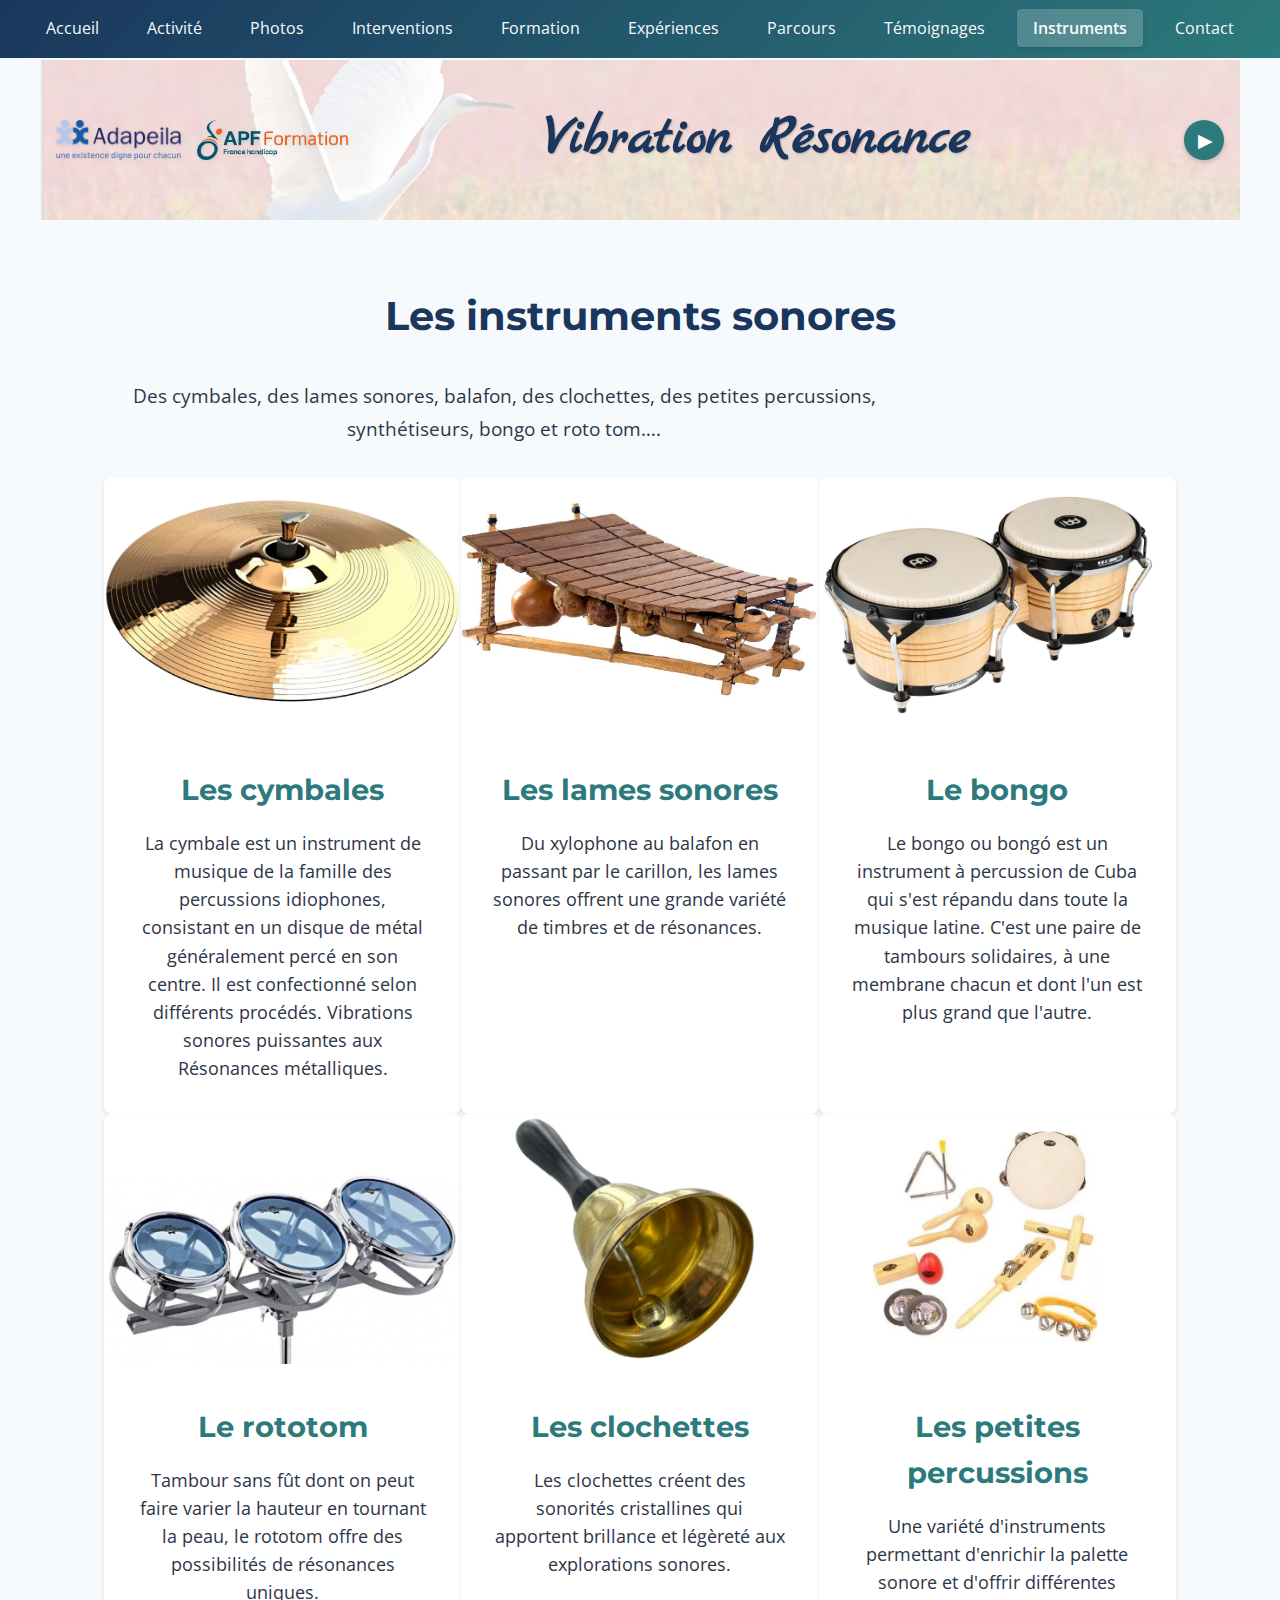
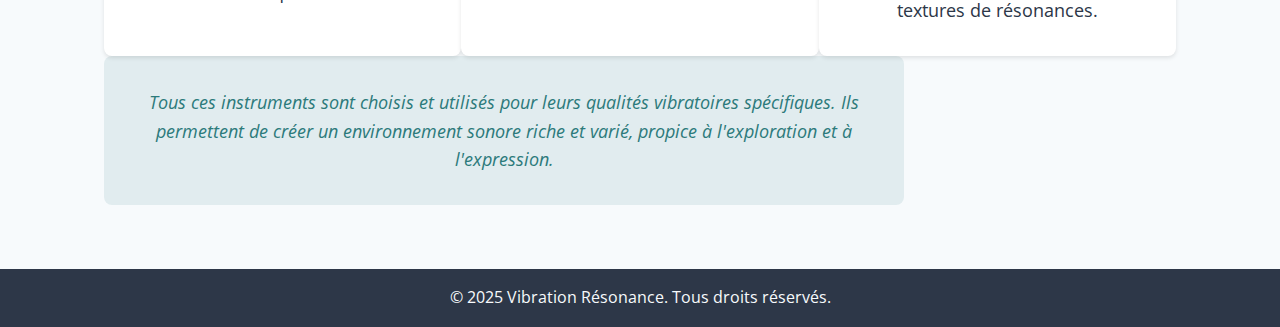
<file: pages/instruments.html>
<!DOCTYPE html>
<html lang="fr">
<head>
    <meta charset="UTF-8">
    <meta name="viewport" content="width=device-width, initial-scale=1.0">
    <title>Vibration Résonance - Instruments</title>
    <link rel="stylesheet" href="../css/style.css">
    <link href="https://fonts.googleapis.com/css2?family=Montserrat:wght@400;600;700&family=Open+Sans:wght@400;600&family=Marck+Script&display=swap" rel="stylesheet">
    <audio id="pageAudio" src="../audio/chimes.mp3" preload="auto"></audio>
</head>
<body>
    <header>
        <nav>
            <button class="burger-menu" aria-label="Menu">
                <span class="burger-line"></span>
                <span class="burger-line"></span>
                <span class="burger-line"></span>
            </button>
            <ul class="nav-menu">
                <li><a href="../index.html">Accueil</a></li>
                <li><a href="activite.html">Activité</a></li>
                <li><a href="photos.html">Photos</a></li>
                <li><a href="interventions.html">Interventions</a></li>
                <li><a href="formation.html">Formation</a></li>
                <li><a href="experiences.html">Expériences</a></li>
                <li><a href="parcours.html">Parcours</a></li>
                <li><a href="temoignages.html">Témoignages</a></li>
                <li><a href="instruments.html" class="active">Instruments</a></li>
                <li><a href="contact.html">Contact</a></li>
            </ul>
        </nav>
        <div class="logo-container">
            <div class="logo-left">
                <img src="../images/logos/adapeila.png" alt="Logo Adapeila">
                <img src="../images/logos/apf.png" alt="Logo APF">
            </div>
            <h1 class="main-title">Vibration Résonance</h1>
            <button class="audio-control" id="playButton" aria-label="Jouer la musique"></button>
        </div>
    </header>
    <main>
        <section class="instruments-content">
            <h1>Les instruments sonores</h1>
            <div class="instruments-intro text-center">
                <p class="instruments-subtitle">Des cymbales, des lames sonores, balafon, des clochettes, des petites percussions, synthétiseurs, bongo et roto tom….</p>
            </div>

            <div class="instruments-grid text-center">
                <article class="instrument-card" data-sound="cymbale">
                    <img src="../images/instruments/cymbale.jpeg" alt="Cymbale">
                    <div class="instrument-info">
                        <h2>Les cymbales</h2>
                        <p>La cymbale est un instrument de musique de la famille des percussions idiophones, consistant en un disque de métal généralement percé en son centre. Il est confectionné selon différents procédés. Vibrations sonores puissantes aux Résonances métalliques.</p>
                    </div>
                </article>

                <article class="instrument-card" data-sound="lames">
                    <img src="../images/instruments/lames.jpeg" alt="Lames sonores">
                    <div class="instrument-info">
                        <h2>Les lames sonores</h2>
                        <p>Du xylophone au balafon en passant par le carillon, les lames sonores offrent une grande variété de timbres et de résonances.</p>
                    </div>
                </article>

                <article class="instrument-card" data-sound="bongo">
                    <img src="../images/instruments/bongo.jpeg" alt="Bongo">
                    <div class="instrument-info">
                        <h2>Le bongo</h2>
                        <p>Le bongo ou bongó est un instrument à percussion de Cuba qui s'est répandu dans toute la musique latine. C'est une paire de tambours solidaires, à une membrane chacun et dont l'un est plus grand que l'autre.</p>
                    </div>
                </article>

                <article class="instrument-card" data-sound="rototom">
                    <img src="../images/instruments/rototom.jpeg" alt="Rototom">
                    <div class="instrument-info">
                        <h2>Le rototom</h2>
                        <p>Tambour sans fût dont on peut faire varier la hauteur en tournant la peau, le rototom offre des possibilités de résonances uniques.</p>
                    </div>
                </article>

                <article class="instrument-card" data-sound="clochettes">
                    <img src="../images/instruments/clochettes.jpeg" alt="Clochettes">
                    <div class="instrument-info">
                        <h2>Les clochettes</h2>
                        <p>Les clochettes créent des sonorités cristallines qui apportent brillance et légèreté aux explorations sonores.</p>
                    </div>
                </article>

                <article class="instrument-card" data-sound="percussions">
                    <img src="../images/instruments/percussions.jpeg" alt="Petites percussions">
                    <div class="instrument-info">
                        <h2>Les petites percussions</h2>
                        <p>Une variété d'instruments permettant d'enrichir la palette sonore et d'offrir différentes textures de résonances.</p>
                    </div>
                </article>
            </div>

            <div class="instruments-note text-center">
                <p>Tous ces instruments sont choisis et utilisés pour leurs qualités vibratoires spécifiques. Ils permettent de créer un environnement sonore riche et varié, propice à l'exploration et à l'expression.</p>
            </div>
        </section>
    </main>
    <footer>
        <p>&copy; 2025 Vibration Résonance. Tous droits réservés.</p>
    </footer>
    <script src="../js/main.js"></script>
    <script src="../js/instruments.js"></script>
</body>
</html>
</file>
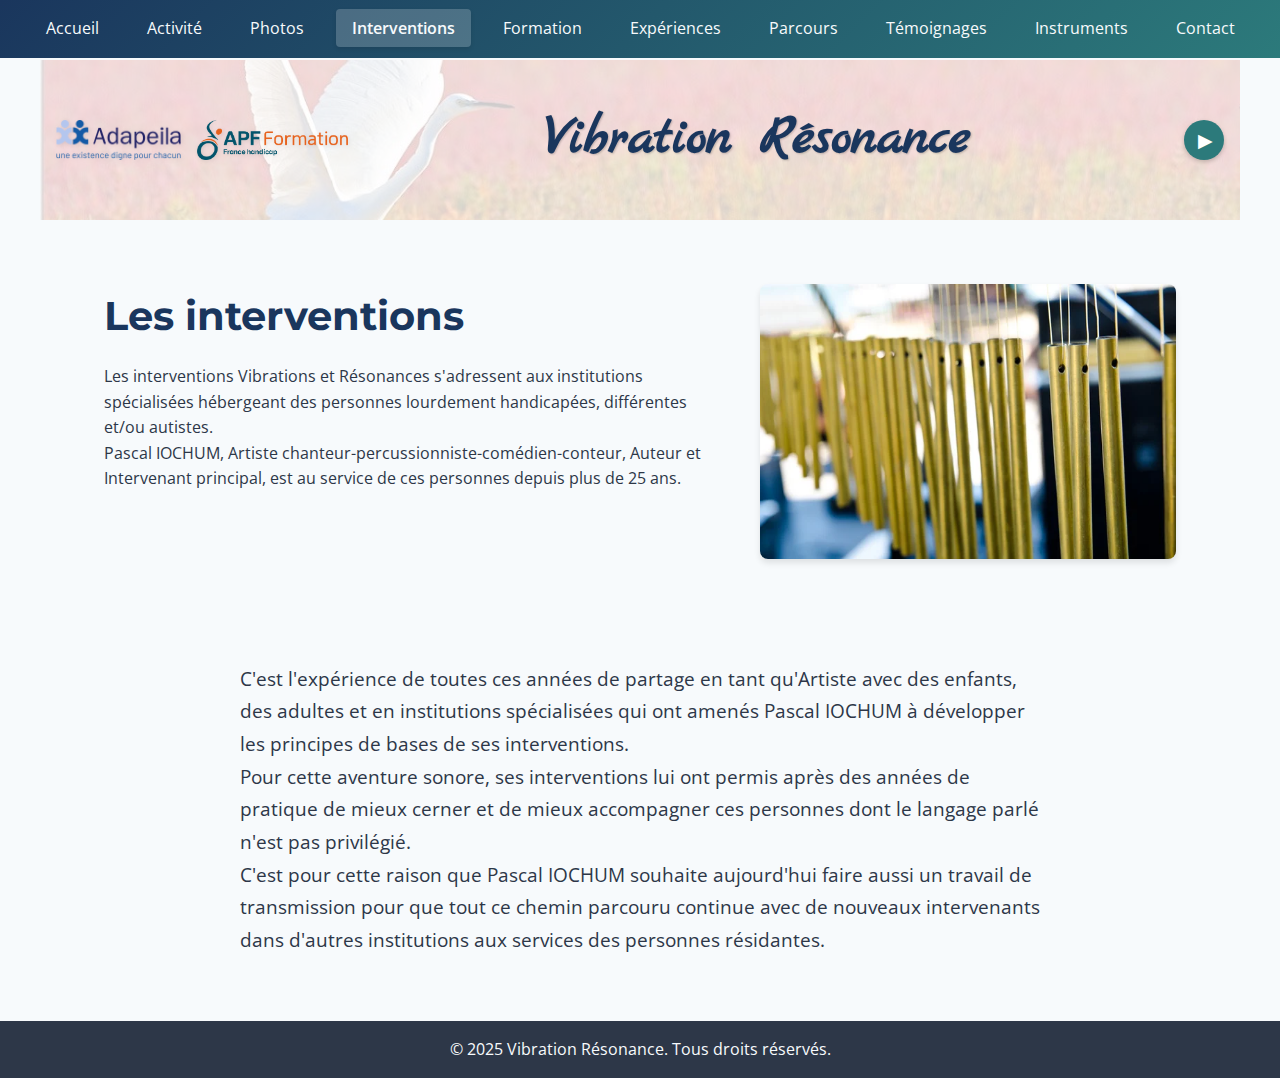
<file: pages/interventions.html>
<!DOCTYPE html>
<html lang="fr">
<head>
    <meta charset="UTF-8">
    <meta name="viewport" content="width=device-width, initial-scale=1.0">
    <title>Vibration Résonance - Interventions</title>
    <link rel="stylesheet" href="../css/style.css">
    <link href="https://fonts.googleapis.com/css2?family=Montserrat:wght@400;600;700&family=Open+Sans:wght@400;600&family=Marck+Script&display=swap" rel="stylesheet">
    <audio id="pageAudio" src="../audio/chimes.mp3" preload="auto"></audio>
</head>
<body>
    <header>
        <nav>
            <button class="burger-menu" aria-label="Menu">
                <span class="burger-line"></span>
                <span class="burger-line"></span>
                <span class="burger-line"></span>
            </button>
            <ul class="nav-menu">
                <li><a href="../index.html">Accueil</a></li>
                <li><a href="activite.html">Activité</a></li>
                <li><a href="photos.html">Photos</a></li>
                <li><a href="interventions.html" class="active">Interventions</a></li>
                <li><a href="formation.html">Formation</a></li>
                <li><a href="experiences.html">Expériences</a></li>
                <li><a href="parcours.html">Parcours</a></li>
                <li><a href="temoignages.html">Témoignages</a></li>
                <li><a href="instruments.html">Instruments</a></li>
                <li><a href="contact.html">Contact</a></li>
            </ul>
        </nav>
        <div class="logo-container">
            <div class="logo-left">
                <img src="../images/logos/adapeila.png" alt="Logo Adapeila">
                <img src="../images/logos/apf.png" alt="Logo APF">
            </div>
            <h1 class="main-title">Vibration Résonance</h1>
            <button class="audio-control" id="playButton" aria-label="Jouer la musique"></button>
        </div>
    </header>
    <main>
        <section class="intervention-content">
            <div class="intervention-header">
                <div class="intervention-text">
                    <h1>Les interventions</h1>
                    <p>Les interventions Vibrations et Résonances s'adressent aux institutions spécialisées hébergeant des personnes lourdement handicapées, différentes et/ou autistes.</p>
                    <p>Pascal IOCHUM, Artiste chanteur-percussionniste-comédien-conteur, Auteur et Intervenant principal, est au service de ces personnes depuis plus de 25 ans.</p>
                </div>
                <div class="intervention-image">
                    <img src="../images/chimes.jpeg" alt="Carillons musicaux">
                </div>
            </div>
        </section>

        <section class="intervention-content additional-text">
            <div class="text-wrapper">
                <p>C'est l'expérience de toutes ces années de partage en tant qu'Artiste avec des enfants, des adultes et en institutions spécialisées qui ont amenés Pascal IOCHUM à développer les principes de bases de ses interventions.</p>

                <p>Pour cette aventure sonore, ses interventions lui ont permis après des années de pratique de mieux cerner et de mieux accompagner ces personnes dont le langage parlé n'est pas privilégié.</p>

                <p>C'est pour cette raison que Pascal IOCHUM souhaite aujourd'hui faire aussi un travail de transmission pour que tout ce chemin parcouru continue avec de nouveaux intervenants dans d'autres institutions aux services des personnes résidantes.</p>
            </div>
        </section>
    </main>
    <footer>
        <p>&copy; 2025 Vibration Résonance. Tous droits réservés.</p>
    </footer>
    <script src="../js/main.js"></script>
</body>
</html>
</file>
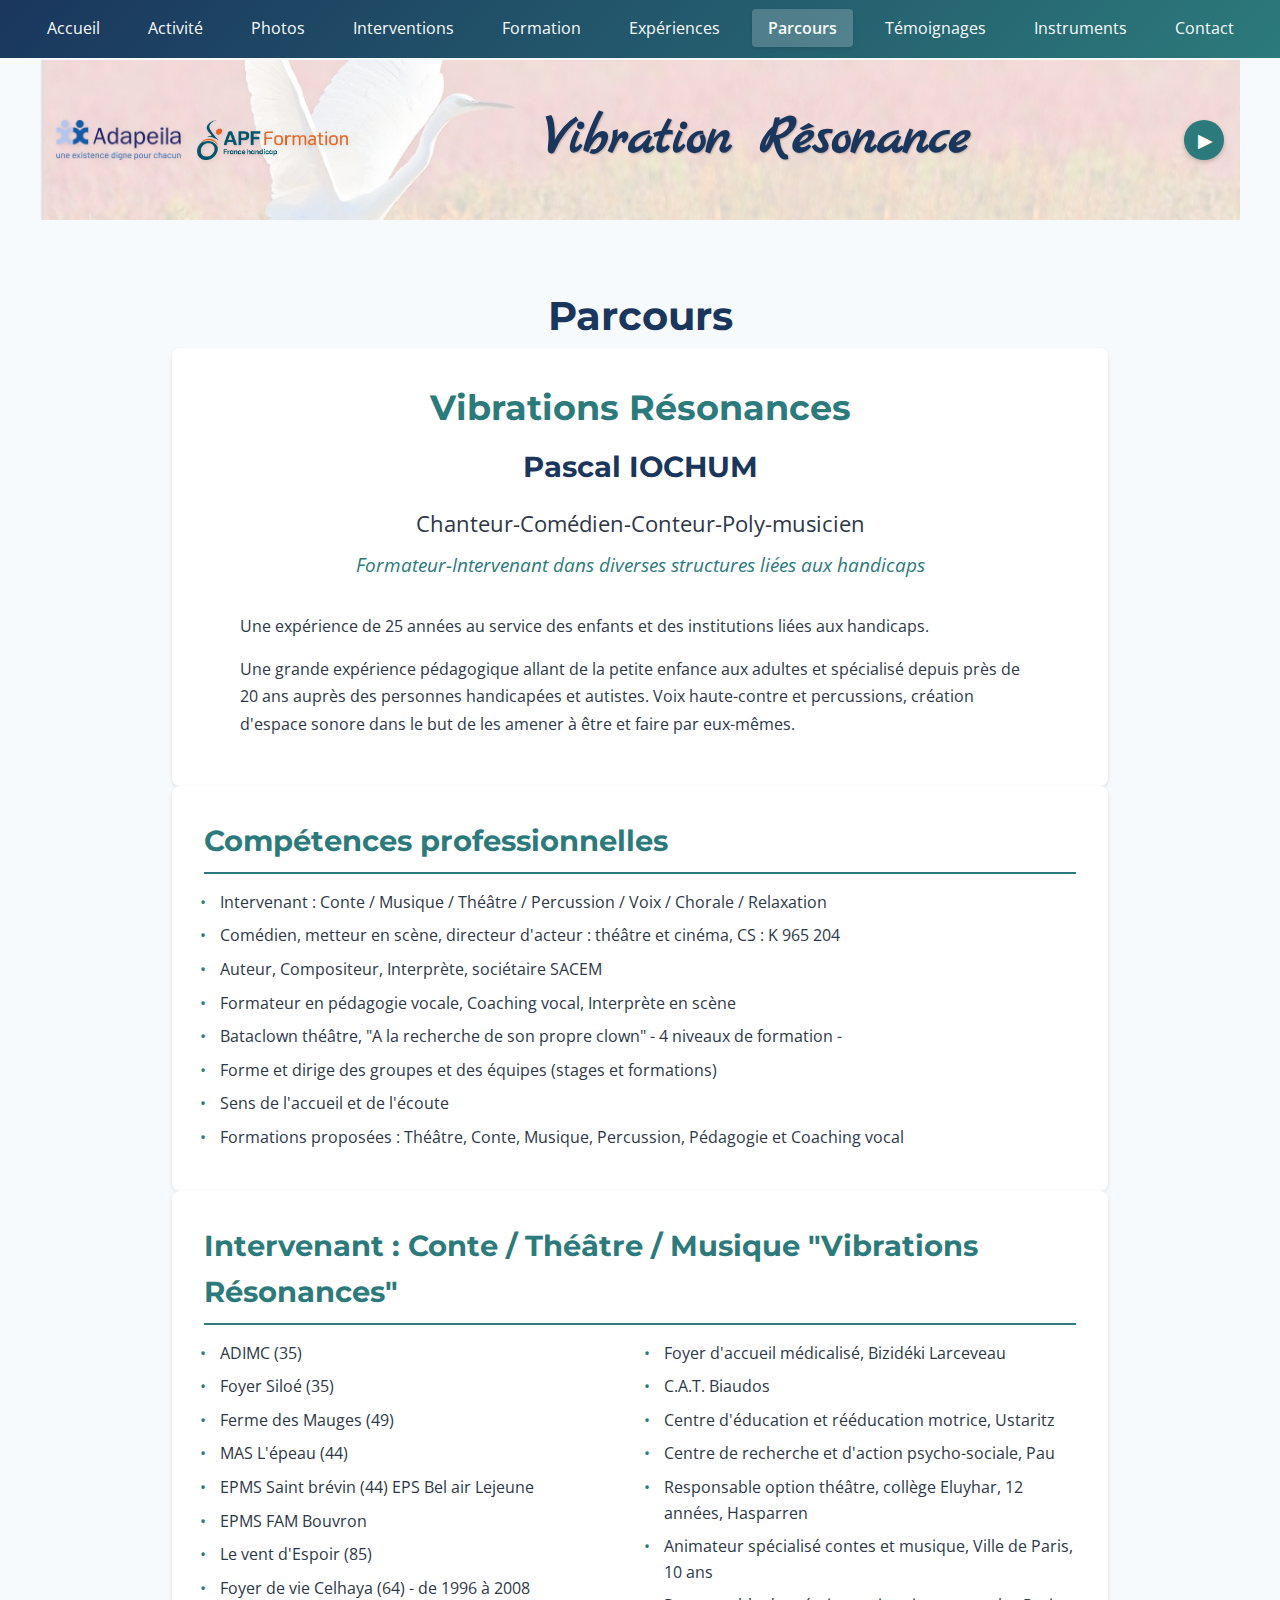
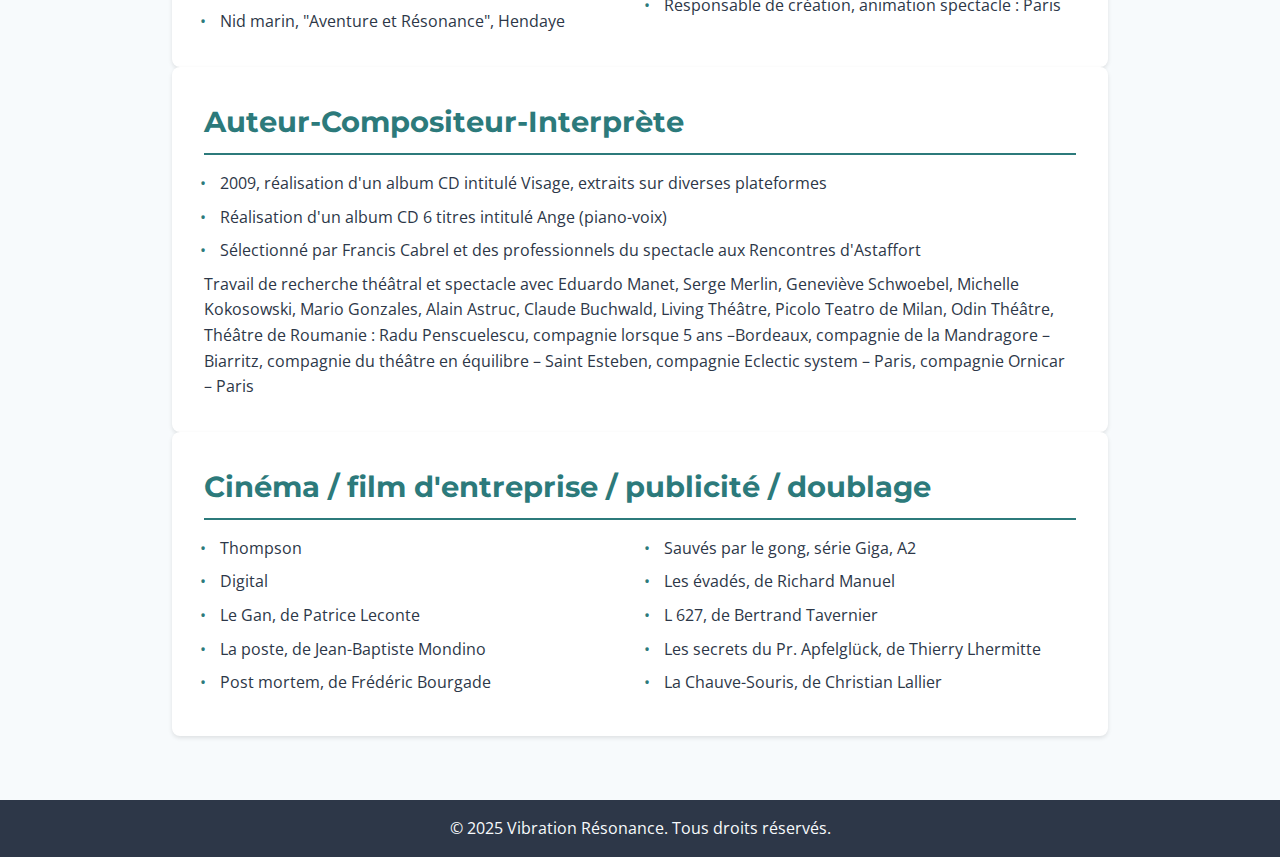
<file: pages/parcours.html>
<!DOCTYPE html>
<html lang="fr">
<head>
    <meta charset="UTF-8">
    <meta name="viewport" content="width=device-width, initial-scale=1.0">
    <title>Vibration Résonance - Parcours</title>
    <link rel="stylesheet" href="../css/style.css">
    <link href="https://fonts.googleapis.com/css2?family=Montserrat:wght@400;600;700&family=Open+Sans:wght@400;600&family=Marck+Script&display=swap" rel="stylesheet">
    <audio id="pageAudio" src="../audio/voix.mp3" preload="auto"></audio>
</head>
<body>
    <header>
        <nav>
            <button class="burger-menu" aria-label="Menu">
                <span class="burger-line"></span>
                <span class="burger-line"></span>
                <span class="burger-line"></span>
            </button>
            <ul class="nav-menu">
                <li><a href="../index.html">Accueil</a></li>
                <li><a href="activite.html">Activité</a></li>
                <li><a href="photos.html">Photos</a></li>
                <li><a href="interventions.html">Interventions</a></li>
                <li><a href="formation.html">Formation</a></li>
                <li><a href="experiences.html">Expériences</a></li>
                <li><a href="parcours.html" class="active">Parcours</a></li>
                <li><a href="temoignages.html">Témoignages</a></li>
                <li><a href="instruments.html">Instruments</a></li>
                <li><a href="contact.html">Contact</a></li>
            </ul>
        </nav>
        <div class="logo-container">
            <div class="logo-left">
                <img src="../images/logos/adapeila.png" alt="Logo Adapeila">
                <img src="../images/logos/apf.png" alt="Logo APF">
            </div>
            <h1 class="main-title">Vibration Résonance</h1>
            <button class="audio-control" id="playButton" aria-label="Jouer la musique"></button>
        </div>
    </header>
    <main>
        <section class="parcours-content">
            <h1>Parcours</h1>
            
            <div class="parcours-intro">
                <h2>Vibrations Résonances</h2>
                <h3>Pascal IOCHUM</h3>
                <p class="roles">Chanteur-Comédien-Conteur-Poly-musicien</p>
                <p class="subtitle">Formateur-Intervenant dans diverses structures liées aux handicaps</p>
                
                <div class="experience-summary">
                    <p>Une expérience de 25 années au service des enfants et des institutions liées aux handicaps.</p>
                    <p>Une grande expérience pédagogique allant de la petite enfance aux adultes et spécialisé depuis près de 20 ans auprès des personnes handicapées et autistes. Voix haute-contre et percussions, création d'espace sonore dans le but de les amener à être et faire par eux-mêmes.</p>
                </div>
            </div>

            <div class="parcours-section">
                <h2>Compétences professionnelles</h2>
                <ul>
                    <li>Intervenant : Conte / Musique / Théâtre / Percussion / Voix / Chorale / Relaxation</li>
                    <li>Comédien, metteur en scène, directeur d'acteur : théâtre et cinéma, CS : K 965 204</li>
                    <li>Auteur, Compositeur, Interprète, sociétaire SACEM</li>
                    <li>Formateur en pédagogie vocale, Coaching vocal, Interprète en scène</li>
                    <li>Bataclown théâtre, "A la recherche de son propre clown" - 4 niveaux de formation -</li>
                    <li>Forme et dirige des groupes et des équipes (stages et formations)</li>
                    <li>Sens de l'accueil et de l'écoute</li>
                    <li>Formations proposées : Théâtre, Conte, Musique, Percussion, Pédagogie et Coaching vocal</li>
                </ul>
            </div>

            <div class="parcours-section">
                <h2>Intervenant : Conte / Théâtre / Musique "Vibrations Résonances"</h2>
                <ul class="institutions-list">
                    <li>ADIMC (35)</li>
                    <li>Foyer Siloé (35)</li>
                    <li>Ferme des Mauges (49)</li>
                    <li>MAS L'épeau (44)</li>
                    <li>EPMS Saint brévin (44) EPS Bel air Lejeune</li>
                    <li>EPMS FAM Bouvron</li>
                    <li>Le vent d'Espoir (85)</li>
                    <li>Foyer de vie Celhaya (64) - de 1996 à 2008</li>
                    <li>Nid marin, "Aventure et Résonance", Hendaye</li>
                    <li>Foyer d'accueil médicalisé, Bizidéki Larceveau</li>
                    <li>C.A.T. Biaudos</li>
                    <li>Centre d'éducation et rééducation motrice, Ustaritz</li>
                    <li>Centre de recherche et d'action psycho-sociale, Pau</li>
                    <li>Responsable option théâtre, collège Eluyhar, 12 années, Hasparren</li>
                    <li>Animateur spécialisé contes et musique, Ville de Paris, 10 ans</li>
                    <li>Responsable de création, animation spectacle : Paris</li>
                </ul>
            </div>

            <div class="parcours-section">
                <h2>Auteur-Compositeur-Interprète</h2>
                <ul>
                    <li>2009, réalisation d'un album CD intitulé Visage, extraits sur diverses plateformes</li>
                    <li>Réalisation d'un album CD 6 titres intitulé Ange (piano-voix)</li>
                    <li>Sélectionné par Francis Cabrel et des professionnels du spectacle aux Rencontres d'Astaffort</li>
                </ul>
                
                <p>Travail de recherche théâtral et spectacle avec Eduardo Manet, Serge Merlin, Geneviève Schwoebel, Michelle Kokosowski, Mario Gonzales, Alain Astruc, Claude Buchwald, Living Théâtre, Picolo Teatro de Milan, Odin Théâtre, Théâtre de Roumanie : Radu Penscuelescu, compagnie lorsque 5 ans –Bordeaux, compagnie de la Mandragore – Biarritz, compagnie du théâtre en équilibre – Saint Esteben, compagnie Eclectic system – Paris, compagnie Ornicar – Paris</p>
            </div>

            <div class="parcours-section">
                <h2>Cinéma / film d'entreprise / publicité / doublage</h2>
                <ul class="productions-list">
                    <li>Thompson</li>
                    <li>Digital</li>
                    <li>Le Gan, de Patrice Leconte</li>
                    <li>La poste, de Jean-Baptiste Mondino</li>
                    <li>Post mortem, de Frédéric Bourgade</li>
                    <li>Sauvés par le gong, série Giga, A2</li>
                    <li>Les évadés, de Richard Manuel</li>
                    <li>L 627, de Bertrand Tavernier</li>
                    <li>Les secrets du Pr. Apfelglück, de Thierry Lhermitte</li>
                    <li>La Chauve-Souris, de Christian Lallier</li>
                </ul>
            </div>
        </section>
    </main>
    <footer>
        <p>&copy; 2025 Vibration Résonance. Tous droits réservés.</p>
    </footer>
    <script src="../js/main.js"></script>
</body>
</html>
</file>
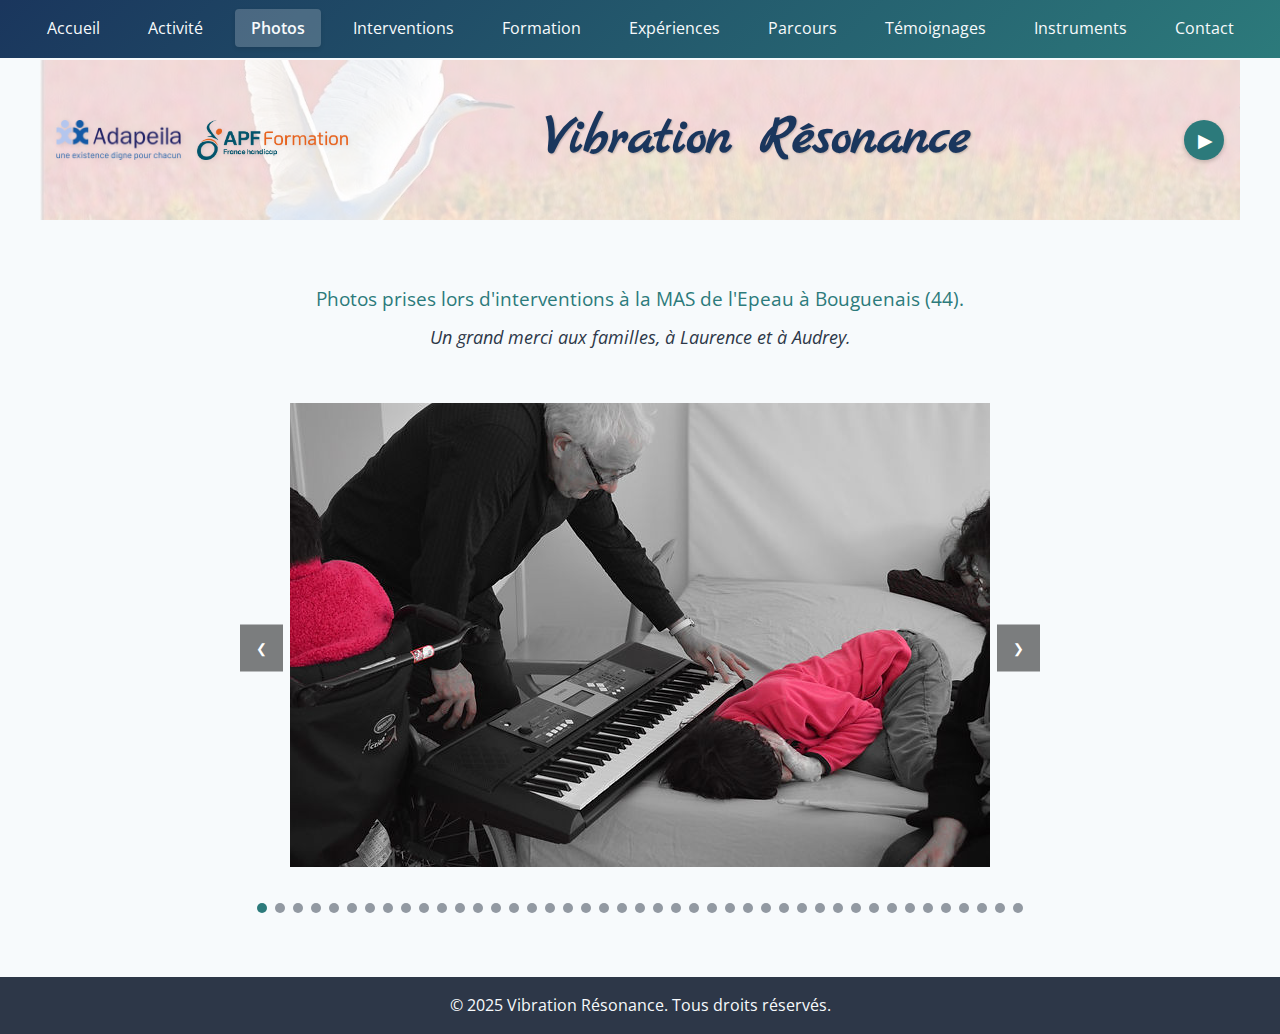
<file: pages/photos.html>
<!DOCTYPE html>
<html lang="fr">
<head>
    <meta charset="UTF-8">
    <meta name="viewport" content="width=device-width, initial-scale=1.0">
    <title>Vibration Résonance - Photos</title>
    <link rel="stylesheet" href="../css/style.css">
    <link href="https://fonts.googleapis.com/css2?family=Montserrat:wght@400;600;700&family=Open+Sans:wght@400;600&family=Marck+Script&display=swap" rel="stylesheet">
    <audio id="pageAudio" src="../audio/voix.mp3" preload="auto"></audio>
</head>
<body>
    <header>
        <nav>
            <button class="burger-menu" aria-label="Menu">
                <span class="burger-line"></span>
                <span class="burger-line"></span>
                <span class="burger-line"></span>
            </button>
            <ul class="nav-menu">
                <li><a href="../index.html">Accueil</a></li>
                <li><a href="activite.html">Activité</a></li>
                <li><a href="photos.html" class="active">Photos</a></li>
                <li><a href="interventions.html">Interventions</a></li>
                <li><a href="formation.html">Formation</a></li>
                <li><a href="experiences.html">Expériences</a></li>
                <li><a href="parcours.html">Parcours</a></li>
                <li><a href="temoignages.html">Témoignages</a></li>
                <li><a href="instruments.html">Instruments</a></li>
                <li><a href="contact.html">Contact</a></li>
            </ul>
        </nav>
        <div class="logo-container">
            <div class="logo-left">
                <img src="../images/logos/adapeila.png" alt="Logo Adapeila">
                <img src="../images/logos/apf.png" alt="Logo APF">
            </div>
            <h1 class="main-title">Vibration Résonance</h1>
            <button class="audio-control" id="playButton" aria-label="Jouer la musique"></button>
        </div>
    </header>
    <main>
        <section class="photos-content">
                        <div class="photos-description">
                <p>Photos prises lors d'interventions à la MAS de l'Epeau à Bouguenais (44).</p>
                <p class="thanks">Un grand merci aux familles, à Laurence et à Audrey.</p>
            </div>
            <div class="carousel">
                <button class="carousel-button prev" aria-label="Image précédente">❮</button>
                <button class="carousel-button next" aria-label="Image suivante">❯</button>
                <div class="carousel-container" id="carousel">
                    <!-- Les images seront injectées ici -->
                </div>
                <div class="carousel-dots" id="carousel-dots">
                    <!-- Les points seront injectés ici -->
                </div>
            </div>
        </section>
    </main>
    <footer>
        <p>&copy; 2025 Vibration Résonance. Tous droits réservés.</p>
    </footer>
    <script src="../js/main.js"></script>
    <script src="../js/photos.js"></script>
</body>
</html>
</file>
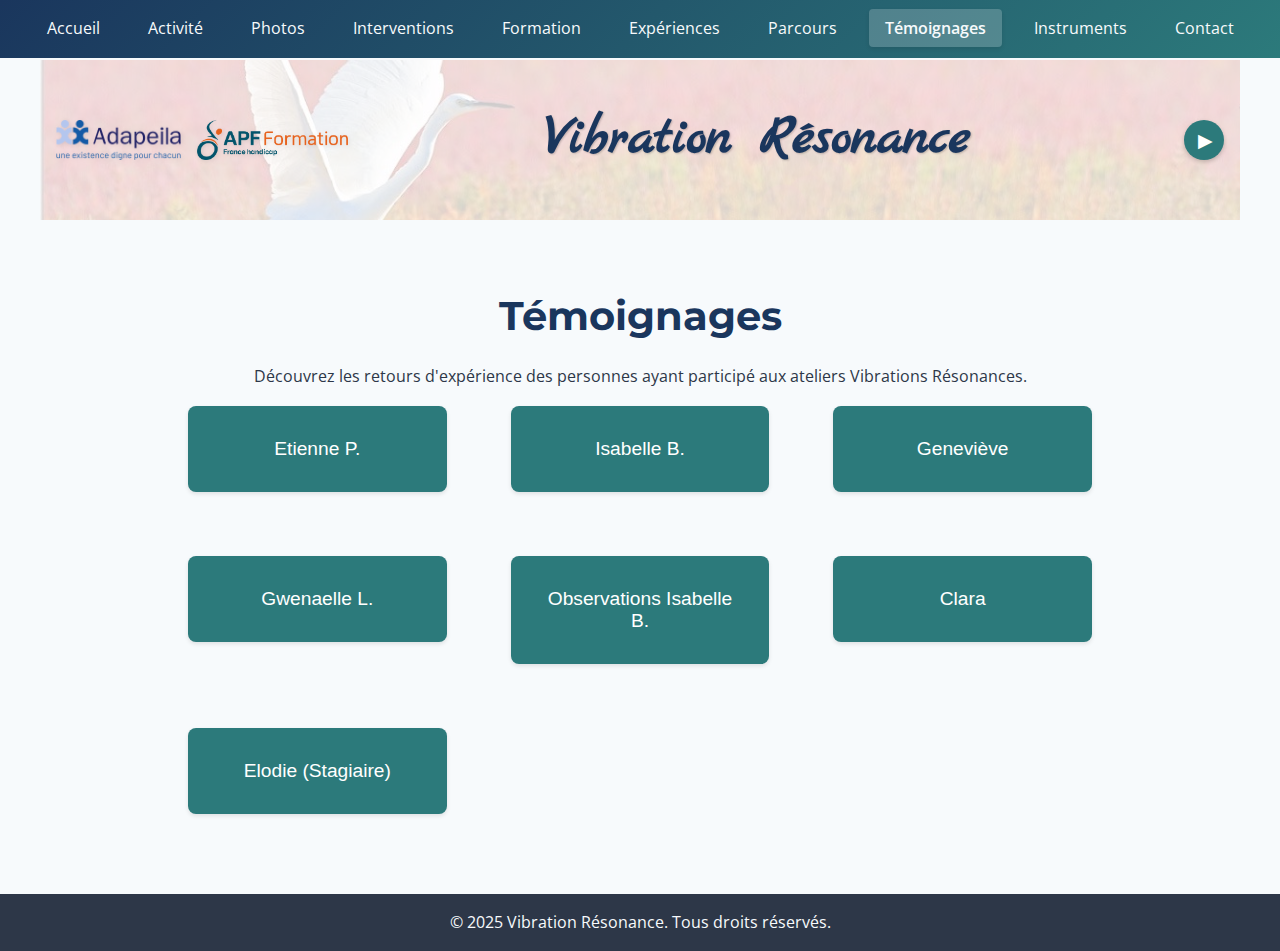
<file: pages/temoignages.html>
<!DOCTYPE html>
<html lang="fr">
<head>
    <meta charset="UTF-8">
    <meta name="viewport" content="width=device-width, initial-scale=1.0">
    <title>Vibration Résonance - Témoignages</title>
    <link rel="stylesheet" href="../css/style.css">
    <link href="https://fonts.googleapis.com/css2?family=Montserrat:wght@400;600;700&family=Open+Sans:wght@400;600&family=Marck+Script&family=Birthstone&display=swap" rel="stylesheet">
    <audio id="pageAudio" src="../audio/voix.mp3" preload="auto"></audio>
</head>
<body>
    <header>
        <nav>
            <button class="burger-menu" aria-label="Menu">
                <span class="burger-line"></span>
                <span class="burger-line"></span>
                <span class="burger-line"></span>
            </button>
            <ul class="nav-menu">
                <li><a href="../index.html">Accueil</a></li>
                <li><a href="activite.html">Activité</a></li>
                <li><a href="photos.html">Photos</a></li>
                <li><a href="interventions.html">Interventions</a></li>
                <li><a href="formation.html">Formation</a></li>
                <li><a href="experiences.html">Expériences</a></li>
                <li><a href="parcours.html">Parcours</a></li>
                <li><a href="temoignages.html" class="active">Témoignages</a></li>
                <li><a href="instruments.html">Instruments</a></li>
                <li><a href="contact.html">Contact</a></li>
            </ul>
        </nav>
        <div class="logo-container">
            <div class="logo-left">
                <img src="../images/logos/adapeila.png" alt="Logo Adapeila">
                <img src="../images/logos/apf.png" alt="Logo APF">
            </div>
            <h1 class="main-title">Vibration Résonance</h1>
            <button class="audio-control" id="playButton" aria-label="Jouer la musique"></button>
        </div>
    </header>
    <main>
        <section class="temoignages-content">
            <div class="temoignages-intro">
                <h1>Témoignages</h1>
                <p>Découvrez les retours d'expérience des personnes ayant participé aux ateliers Vibrations Résonances.</p>
            </div>

            <div class="temoignages-grid">
                <div class="temoignage-card">
                    <button class="temoignage-btn">Etienne P.</button>
                </div>

                <div class="temoignage-card">
                    <button class="temoignage-btn">Isabelle B.</button>
                </div>

                <div class="temoignage-card">
                    <button class="temoignage-btn">Geneviève</button>
                </div>

                <div class="temoignage-card">
                    <button class="temoignage-btn">Gwenaelle L.</button>
                </div>

                <div class="temoignage-card">
                    <button class="temoignage-btn">Observations Isabelle B.</button>
                </div>

                <div class="temoignage-card">
                    <button class="temoignage-btn">Clara</button>
                </div>

                <div class="temoignage-card">
                    <button class="temoignage-btn">Elodie (Stagiaire)</button>
                </div>
            </div>
        </section>
    </main>
    <footer>
        <p>&copy; 2025 Vibration Résonance. Tous droits réservés.</p>
    </footer>

    <div class="temoignage-modal" id="temoignageModal">
        <div class="modal-content">
            <button class="modal-close">&times;</button>
            <h2 class="modal-title"></h2>
            <div class="modal-text"></div>
        </div>
    </div>

    <script src="../js/main.js"></script>
    <script src="../js/temoignages.js"></script>
</body>
</html>
</file>
<file: css/style.css>
:root {
    /* Palette de couleurs */
    --primary-blue: #1a365d;
    --primary-turquoise: #2c7a7b;
    --secondary-purple: #553c9a;
    --secondary-magenta: #b83280;
    --neutral-dark: #2d3748;
    --neutral-light: #f7fafc;
    
    /* Espacements */
    --spacing-sm: 0.5rem;
    --spacing-md: 1rem;
    --spacing-lg: 2rem;
}

/* Importation des polices */
@import url('https://fonts.googleapis.com/css2?family=Montserrat:wght@400;600;700&family=Open+Sans:wght@400;600&display=swap');

/* Reset et base */
* {
    margin: 0;
    padding: 0;
    box-sizing: border-box;
}

body {
    font-family: 'Open Sans', sans-serif;
    line-height: 1.6;
    color: var(--neutral-dark);
    background-color: var(--neutral-light);
}

/* Typographie */
h1, h2, h3, h4, h5, h6 {
    font-family: 'Montserrat', sans-serif;
    font-weight: 700;
    color: var(--primary-blue);
}

/* Titre principal */
.main-title {
    position: relative;
    z-index: 2;
    font-family: "Marck Script", cursive;
    font-size: 3.5rem;
    color: var(--primary-blue);
    margin: 0;
    line-height: 1.2;
    text-shadow: 1px 1px 2px rgba(0, 0, 0, 0.2);
}

/* Header et logos */
header {
    margin-top: 60px; /* Hauteur de la nav */
    background: var(--neutral-light);
}

.logo-container {
    display: flex;
    align-items: center;
    max-width: 1200px;
    width: 100%;
    height: 160px;
    margin: 0 auto;
    padding: var(--spacing-md);
    justify-content: space-between;
    background: url('../images/grue.jpeg') center/cover no-repeat;
    position: relative;
}

.logo-container::before {
    content: '';
    position: absolute;
    top: 0;
    left: 0;
    right: 0;
    bottom: 0;
    background: rgba(255, 255, 255, 0.8);
    z-index: 1;
}

.logo-left {
    position: relative;
    z-index: 2;
    display: flex;
    gap: var(--spacing-md);
}

.logo-container img {
    height: 40px;
    width: auto;
    filter: drop-shadow(1px 1px 2px rgba(0, 0, 0, 0.1));
}

/* Navigation */
nav {
    background: linear-gradient(135deg, var(--primary-blue), var(--primary-turquoise));
    padding: var(--spacing-md);
    position: fixed;
    top: 0;
    left: 0;
    right: 0;
    z-index: 1000;
}

nav .nav-content {
    display: flex;
    align-items: center;
    max-width: 1200px;
    margin: 0 auto;
    gap: var(--spacing-lg);
}

nav ul {
    list-style: none;
    display: flex;
    flex-wrap: wrap;
    justify-content: center;
    gap: var(--spacing-md);
    margin-left: auto;
}

nav ul li a {
    color: var(--neutral-light);
    text-decoration: none;
    padding: var(--spacing-sm) var(--spacing-md);
    border-radius: 4px;
    transition: all 0.3s ease;
}

nav ul li a.active {
    background-color: rgba(255, 255, 255, 0.2);
    font-weight: 600;
    transform: translateY(-2px);
    box-shadow: 0 2px 4px rgba(0, 0, 0, 0.1);
}

nav ul li a:hover {
    background-color: rgba(255, 255, 255, 0.1);
    transform: translateY(-2px);
}

/* Layout principal */
main {
    max-width: 1200px;
    margin: 0 auto;
    padding: var(--spacing-lg);
}

/* Animation de base pour les éléments interactifs */
.animate-element {
    transition: all 0.3s ease;
}

/* Footer */
footer {
    text-align: center;
    padding: var(--spacing-md);
    background: var(--neutral-dark);
    color: var(--neutral-light);
}

/* Section Introduction */
.intro-section {
    display: flex;
    gap: var(--spacing-lg);
    margin: var(--spacing-lg) 0;
}

.intro-text {
    flex: 1;
    padding: var(--spacing-md);
}

.intro-text h2 {
    font-family: "Marck Script", cursive;
    font-size: 2.5rem;
    color: var(--primary-blue);
    margin-bottom: var(--spacing-md);
}

.intro-text p {
    margin-bottom: var(--spacing-md);
    line-height: 1.8;
    font-size: 1.1rem;
}

.intro-text .quote {
    font-style: italic;
    color: var(--primary-turquoise);
    font-size: 1.2rem;
    margin: var(--spacing-lg) 0;
}

.slideshow {
    flex: 1;
    position: relative;
    height: 400px;
    overflow: hidden;
    border-radius: 8px;
    box-shadow: 0 4px 6px rgba(0, 0, 0, 0.1);
}

.slideshow img {
    position: absolute;
    width: 100%;
    height: 100%;
    object-fit: cover;
    opacity: 0;
    transition: opacity 0.5s ease-in-out;
}

.slideshow img.active {
    opacity: 1;
}

/* Section présentation */
.presentation-section {
    margin-top: var(--spacing-lg);
    scroll-margin-top: var(--spacing-lg);
}

.text-block {
    max-width: 1200px;
    margin: 0 auto;
    line-height: 1.5;
    padding: 0 var(--spacing-md);
}

.text-block p {
    margin-bottom: var(--spacing-md);
    font-size: 1.1rem;
}

/* Section artiste */
.artist-section {
    margin-top: var(--spacing-lg);
    text-align: center;
    padding: var(--spacing-lg) 0;
}

.artist-section h2 {
    font-family: 'Montserrat', sans-serif;
    font-size: 1.4rem;
    font-weight: 600;
    color: var(--neutral-dark);
    margin-bottom: var(--spacing-md);
}

.artist-section .site-link {
    display: inline-block;
    margin-top: var(--spacing-sm);
    font-size: 1.2rem;
}

.artist-section .site-link a {
    color: var(--primary-turquoise);
    text-decoration: none;
    font-weight: 600;
    padding: var(--spacing-sm) var(--spacing-md);
    border-radius: 4px;
    transition: all 0.3s ease;
}

.artist-section .site-link a:hover {
    background-color: rgba(44, 122, 123, 0.1);
    color: var(--primary-blue);
}

/* Section albums */
.albums-section {
    margin-top: var(--spacing-lg);
}

.album-grid {
    display: flex;
    justify-content: center;
    gap: var(--spacing-lg);
    flex-wrap: wrap;
}

.album-item {
    text-align: center;
    transition: transform 0.3s ease;
}

.album-item:hover {
    transform: translateY(-5px);
}

.album-item img {
    width: 250px;
    height: 250px;
    object-fit: cover;
    border-radius: 8px;
    box-shadow: 0 4px 6px rgba(0, 0, 0, 0.1);
}

.album-item h3 {
    margin-top: var(--spacing-sm);
    color: var(--primary-blue);
    font-size: 1.2rem;
}

.album-item a {
    text-decoration: none;
}

/* Scroll behavior */
html {
    scroll-behavior: smooth;
    scroll-padding-top: var(--spacing-lg);
}

/* Media queries pour responsive */
@media (max-width: 768px) {
    nav ul {
        flex-direction: column;
        align-items: center;
    }
    
    nav ul li {
        width: 100%;
        text-align: center;
    }
    
    nav .nav-content {
        flex-direction: column;
        align-items: center;
    }
    
    .logo-container {
        margin-bottom: var(--spacing-md);
    }

    .intro-section {
        flex-direction: column;
    }
    
    .slideshow {
        height: 300px;
    }
    
    .album-grid {
        gap: var(--spacing-md);
    }
    
    .album-item img {
        width: 200px;
        height: 200px;
    }

    nav {
        padding: var(--spacing-sm);
    }
    
    header {
        margin-top: 280px; /* Ajuster selon la hauteur du menu en mobile */
    }
}

/* Style pour le bouton play */
.audio-control {
    position: relative;
    z-index: 2;
    background: var(--primary-turquoise);
    border: none;
    color: white;
    width: 40px;
    height: 40px;
    border-radius: 50%;
    cursor: pointer;
    margin-left: 1rem;
    display: flex;
    align-items: center;
    justify-content: center;
    transition: all 0.3s ease;
    box-shadow: 0 2px 4px rgba(0, 0, 0, 0.2);
}

.audio-control::before {
    content: "▶";
    font-size: 1.2rem;
    margin-left: 3px;
}

.audio-control:hover {
    transform: scale(1.1);
    background: var(--primary-blue);
}

.audio-control:disabled {
    opacity: 0.5;
    cursor: default;
    transform: none;
}

/* Burger Menu */
.burger-menu {
    display: none;
    flex-direction: column;
    justify-content: space-around;
    width: 35px;
    height: 30px;
    background: var(--primary-blue);
    border: 1px solid var(--neutral-light);
    border-radius: 4px;
    cursor: pointer;
    padding: 6px;
    position: fixed;
    top: 10px;
    right: 20px;
    z-index: 1001;
}

.burger-line {
    display: block;
    width: 100%;
    height: 2px;
    background-color: var(--neutral-light);
    border-radius: 2px;
    transition: all 0.3s ease;
}

@media (max-width: 768px) {
    .burger-menu {
        display: flex;
    }

    nav ul.nav-menu {
        display: none;
        position: fixed;
        top: 0;
        left: 0;
        right: 0;
        background: var(--primary-blue);
        padding: 60px 20px 20px;
        flex-direction: column;
        gap: 20px;
        height: auto;
        z-index: 1000;
    }

    nav ul.nav-menu.show {
        display: flex;
    }

    .burger-menu.active .burger-line:nth-child(1) {
        transform: translateY(10px) rotate(45deg);
    }

    .burger-menu.active .burger-line:nth-child(2) {
        opacity: 0;
    }

    .burger-menu.active .burger-line:nth-child(3) {
        transform: translateY(-10px) rotate(-45deg);
    }
}

/* Page Activité */
.activity-content {
    max-width: 800px;
    margin: 0 auto;
    padding: var(--spacing-lg);
}

.activity-content h1 {
    font-size: 2.5rem;
    margin-bottom: var(--spacing-lg);
    color: var(--primary-blue);
    text-align: center;
}

.activity-content h2 {
    font-size: 1.8rem;
    color: var(--primary-turquoise);
    margin: var(--spacing-lg) 0 var(--spacing-md);
}

.activity-text p {
    margin-bottom: var(--spacing-md);
    line-height: 1.7;
    font-size: 1.1rem;
}

.highlight-box {
    background: rgba(44, 122, 123, 0.1);
    border-left: 4px solid var(--primary-turquoise);
    padding: var(--spacing-md);
    margin: var(--spacing-lg) 0;
    border-radius: 0 4px 4px 0;
}

.highlight-box p {
    margin: 0;
    font-style: italic;
    color: var (--primary-blue);
}

.example-box {
    background: rgba(44, 122, 123, 0.05);
    border-radius: 8px;
    padding: var(--spacing-lg);
    margin: var(--spacing-lg) 0;
    box-shadow: 0 2px 4px rgba(0, 0, 0, 0.05);
}

.example-box h3 {
    color: var(--primary-turquoise);
    font-size: 1.3rem;
    margin-bottom: var(--spacing-md);
}

.example-box p {
    font-size: 1rem;
    line-height: 1.6;
    color: var (--neutral-dark);
}

.quote-box {
    background: rgba(26, 54, 93, 0.05);
    border-left: 4px solid var(--primary-blue);
    padding: var(--spacing-md) var(--spacing-lg);
    margin: var(--spacing-lg) 0;
    border-radius: 0 8px 8px 0;
}

.quote-box p {
    font-style: italic;
    color: var (--primary-blue);
    font-size: 1.1rem;
    margin: 0;
}

/* Lien vers les instruments */
.instruments-link {
    text-align: center;
    margin-top: var (--spacing-lg);
    padding-top: var(--spacing-lg);
    border-top: 1px solid rgba(0, 0, 0, 0.1);
}

.btn-link {
    display: inline-block;
    color: var(--primary-turquoise);
    text-decoration: none;
    font-weight: 600;
    padding: var(--spacing-md) var(--spacing-lg);
    border: 2px solid var(--primary-turquoise);
    border-radius: 4px;
    transition: all 0.3s ease;
}

.btn-link:hover {
    background: var(--primary-turquoise);
    color: white;
    transform: translateY(-2px);
}

@media (max-width: 768px) {
    .activity-content {
        padding: var(--spacing-md);
    }
    
    .activity-content h1 {
        font-size: 2rem;
    }
}

.activity-header-image {
    margin: var(--spacing-lg) 0 -50px;  /* Margin négative en bas pour superposition */
    text-align: center;
    position: relative;
    padding-bottom: 80px;  /* Espace pour le dégradé */
}

.activity-header-image::after {
    content: '';
    position: absolute;
    left: 0;
    right: 0;
    bottom: 0;
    height: 100px;
    background: linear-gradient(to bottom, transparent, var(--neutral-light));
    pointer-events: none;
    z-index: 1;
}

.activity-header-image img {
    max-width: 100%;
    height: auto;
    border-radius: 8px;
    box-shadow: 0 4px 6px rgba(0, 0, 0, 0.1);
    position: relative;
}

.activity-text {
    position: relative;
    z-index: 2;  /* Place le texte au-dessus de l'image */
}

/* Page Photos */
.photos-content {
    max-width: 1200px;
    margin: 0 auto;
    padding: var(--spacing-lg);
}

.carousel {
    position: relative;
    max-width: 800px;
    margin: 0 auto;
    overflow: hidden;
}

.carousel-container {
    display: flex;
    transition: transform 0.5s ease;
}

.carousel-slide {
    min-width: 100%;
    height: auto; /* Modification ici */
    display: flex;
    justify-content: center;
    align-items: center;
    padding: 20px 0;
}

.carousel-slide img {
    max-width: 100%;
    max-height: 80vh; /* Ajout d'une hauteur maximale */
    width: auto; /* Modification ici */
    height: auto; /* Modification ici */
    object-fit: contain; /* Modification ici */
}

.carousel-button {
    position: absolute;
    top: 50%;
    transform: translateY(-50%);
    background: rgba(0, 0, 0, 0.5);
    color: white;
    padding: 1rem;
    border: none;
    cursor: pointer;
    z-index: 10;
}

.carousel-button:hover {
    background: rgba(0, 0, 0, 0.7);
}

.carousel-button.prev {
    left: 0;
}

.carousel-button.next {
    right: 0;
}

.carousel-dots {
    display: flex;
    justify-content: center;
    gap: 0.5rem;
    margin-top: 1rem;
}

.dot {
    width: 10px;
    height: 10px;
    border-radius: 50%;
    background: var(--neutral-dark);
    opacity: 0.5;
    cursor: pointer;
}

.dot.active {
    opacity: 1;
    background: var(--primary-turquoise);
}

/* Modal pour les photos */
.photo-modal {
    display: none;
    position: fixed;
    top: 0;
    left: 0;
    right: 0;
    bottom: 0;
    background: rgba(0, 0, 0, 0.9);
    z-index: 2000;
    padding: var(--spacing-lg);
}

.photo-modal.active {
    display: flex;
    justify-content: center;
    align-items: center;
}

.modal-content {
    max-width: 90%;
    max-height: 90vh;
}

.modal-content img {
    max-width: 100%;
    max-height: 90vh;
    object-fit: contain;
}

.close-modal {
    position: absolute;
    top: 20px;
    right: 20px;
    color: white;
    font-size: 2rem;
    cursor: pointer;
    background: none;
    border: none;
    padding: var(--spacing-sm);
}

@media (max-width: 768px) {
    .photos-grid {
        grid-template-columns: repeat(auto-fill, minmax(250px, 1fr));
        gap: var(--spacing-md);
    }
}

.photos-description {
    text-align: center;
    margin-bottom: var(--spacing-lg);
    color: var(--primary-turquoise);
}

.photos-description p {
    font-size: 1.2rem;
    margin-bottom: var(--spacing-sm);
}

.photos-description .thanks {
    font-style: italic;
    color: var(--neutral-dark);
    font-size: 1.1rem;
}

/* Page Interventions */
.intervention-content {
    max-width: 1200px;  /* Augmenté de 800px à 1200px */
    margin: 0 auto;
    padding: var(--spacing-lg);
}

.intervention-content h1 {
    font-size: 2.5rem;
    color: var (--primary-blue);
    text-align: center;
    margin-bottom: var(--spacing-lg);
}

.intervention-content .intro-text {
    line-height: 1.7;
}

.intervention-content .intro-text p {
    font-size: 1.2rem;
    margin-bottom: var(--spacing-lg);
    color: var (--neutral-dark);
}

.intervention-header {
    display: flex;
    gap: var(--spacing-lg);
    align-items: flex-start;  /* Changé de center à flex-start */
    margin-bottom: var(--spacing-lg);
}

.intervention-text {
    flex: 1.5;  /* Augmenté de 1 à 1.5 pour donner plus d'espace au texte */
}

.intervention-text h1 {
    font-size: 2.5rem;
    color: var(--primary-blue);
    margin-bottom: var(--spacing-md);
    text-align: left;  /* Aligné à gauche au lieu du centre */
    white-space: nowrap;  /* Empêche le retour à la ligne du titre */
}

.intervention-image {
    flex: 1;
    min-width: 400px;  /* Augmenté de 300px à 400px */
}

.intervention-image img {
    width: 100%;
    height: auto;
    border-radius: 8px;
    box-shadow: 0 4px 6px rgba(0, 0, 0, 0.1);
}

.intervention-content .additional-text {
    margin-top: var(--spacing-lg);
    padding-top: var(--spacing-lg);
    border-top: 1px solid rgba(0, 0, 0, 0.1);
}

.text-wrapper {
    max-width: 800px;
    margin: 0 auto;
}

.text-wrapper p {
    font-size: 1.2rem;
    line-height: 1.7;
    margin-bottom: var (--spacing-lg);
    color: var(--neutral-dark);
}

@media (max-width: 768px) {
    .intervention-header {
        flex-direction: column;
    }
    
    .intervention-image {
        order: -1;
        min-width: 100%;
    }
}

/* Page Formation */
.formation-content {
    max-width: 800px;
    margin: 0 auto;
    padding: var(--spacing-lg);
}

.formation-content h1 {
    font-size: 2.5rem;
    color: var(--primary-blue);
    text-align: center;
    margin-bottom: var(--spacing-lg);
}

.formation-text {
    line-height: 1.7;
}

.formation-text p {
    font-size: 1.2rem;
    margin-bottom: var(--spacing-lg);
    color: var(--neutral-dark);
}

/* Page Formation - Styles spécifiques */
.formation-text {
    max-width: 800px;
    margin: 0 auto;
}

.formation-text h2 {
    color: var(--primary-turquoise);
    font-size: 1.8rem;
    margin-bottom: var (--spacing-lg);
}

.formation-text h3 {
    color: var(--primary-blue);
    font-size: 1.4rem;
    margin: var(--spacing-lg) 0 var(--spacing-md);
    border-bottom: 2px solid var(--primary-turquoise);
    padding-bottom: var(--spacing-sm);
}

.formation-text ul {
    list-style: none;
    padding-left: var(--spacing-lg);
}

.formation-text ul li {
    position: relative;
    margin-bottom: var(--spacing-sm);
    line-height: 1.6;
}

.formation-text ul li::before {
    content: "•";
    color: var(--primary-turquoise);
    position: absolute;
    left: -20px;
}

.formation-contact {
    background: rgba(44, 122, 123, 0.1);
    padding: var(--spacing-lg);
    border-radius: 8px;
    margin: var(--spacing-lg) 0;
}

.phone-number {
    font-size: 1.5rem;
    color: var(--primary-turquoise);
    font-weight: 600;
    text-align: center;
    margin: var(--spacing-md) 0;
}

.formation-note {
    font-style: italic;
    color: var(--neutral-dark);
    text-align: center;
    margin-top: var(--spacing-lg);
    padding-top: var(--spacing-lg);
    border-top: 1px solid rgba(0, 0, 0, 0.1);
}

.cv-note {
    font-style: italic;
    color: var(--primary-turquoise);
    margin-top: var(--spacing-sm);
}

.cv-note a {
    color: var(--primary-turquoise);
    text-decoration: none;
    transition: all 0.3s ease;
}

.cv-note a:hover {
    color: var(--primary-blue);
    text-decoration: underline;
}

@media (max-width: 768px) {
    .formation-content {
        padding: var(--spacing-md);
    }
    
    .formation-content h1 {
        font-size: 2rem;
    }
}

/* Modale Formation */
.formation-modal {
    display: none;
    position: fixed;
    top: 0;
    left: 0;
    right: 0;
    bottom: 0;
    background: rgba(0, 0, 0, 0.8);
    z-index: 2000;
    overflow-y: auto;
    padding: var(--spacing-lg);
}

.formation-modal.active {
    display: block;
}

.modal-content {
    background: white;
    max-width: 800px;
    margin: 2rem auto;
    padding: var(--spacing-lg);
    border-radius: 8px;
    position: relative;
    max-height: 90vh;
    overflow-y: auto;
}

.modal-header {
    display: flex;
    align-items: center;
    justify-content: space-between;
    gap: var(--spacing-lg);
    margin-bottom: var(--spacing-lg);
}

.modal-header-text {
    flex: 1;
}

.modal-logo {
    text-align: right;
    flex-shrink: 0;
}

.modal-logo img {
    max-width: 150px;
    height: auto;
}

.modal-title {
    color: var(--primary-blue);
    font-size: 1.8rem;
    margin-bottom: var(--spacing-lg);
    text-align: center;
}

.modal-close {
    position: absolute;
    top: var(--spacing-md);
    right: var(--spacing-md);
    background: none;
    border: none;
    font-size: 1.5rem;
    cursor: pointer;
    color: var(--neutral-dark);
}

.modal-body h3 {
    color: var(--primary-turquoise);
    margin: var(--spacing-lg) 0 var(--spacing-md);
}

.modal-body ul {
    list-style-type: none;
    padding-left: var(--spacing-md);
}

.modal-body ul li {
    margin-bottom: var(--spacing-sm);
    position: relative;
}

.modal-body ul li::before {
    content: "•";
    color: var(--primary-turquoise);
    position: absolute;
    left: -20px;
}

.modal-logo {
    text-align: center;
    margin-top: var(--spacing-lg);
}

.modal-logo img {
    max-width: 200px;
    height: auto;
}

/* Page Expériences */
.experiences-content {
    max-width: 800px;
    margin: 0 auto;
    padding: var(--spacing-lg);
}

.experiences-content h1 {
    font-size: 2.5rem;
    color: var(--primary-blue);
    text-align: center;
    margin-bottom: var(--spacing-lg);
}

.experiences-list {
    display: flex;
    flex-direction: column;
    gap: var (--spacing-lg);
}

.experience-item {
    padding: var(--spacing-lg);
    background: white;
    border-radius: 8px;
    box-shadow: 0 2px 4px rgba(0, 0, 0, 0.1);
}

.experience-item h2 {
    color: var(--primary-turquoise);
    font-size: 1.8rem;
    margin-bottom: var(--spacing-md);
}

.experience-item p {
    font-size: 1.2rem;
    line-height: 1.7;
    margin-bottom: var(--spacing-md);
}

@media (max-width: 768px) {
    .experiences-content {
        padding: var(--spacing-md);
    }
    
    .experiences-content h1 {
        font-size: 2rem;
    }
}

/* Expérience poétique */
.poetic-experience {
    position: relative;
    padding: var(--spacing-lg);
    margin: var(--spacing-lg) 0;
    color: var(--neutral-light);
    text-shadow: 1px 1px 2px rgba(0, 0, 0, 0.5);
    min-height: 80vh;
    display: flex;
    flex-direction: column;
    justify-content: center;
    background: url('../images/ciel.jpeg') center/cover no-repeat fixed;
    border-radius: 8px;
    overflow: hidden;
}

.poetic-experience::before {
    content: '';
    position: absolute;
    top: 0;
    left: 0;
    right: 0;
    bottom: 0;
    background: rgba(0, 0, 0, 0.4);
    z-index: 1;
}

.poetic-experience h2 {
    position: relative;
    z-index: 2;
    font-size: 1.5rem;
    color: var(--neutral-light);
    margin-bottom: var(--spacing-lg);
    text-align: center;
}

.poetic-experience h3 {
    position: relative;
    z-index: 2;
    font-size: 1rem;
    color: var(--neutral-light);
    margin: var(--spacing-lg) 0;
    text-align: center;
}

.poetic-text {
    position: relative;
    z-index: 2;
    max-width: 1500px;  /* Augmenté de 800px à 1000px */
    margin: 0 auto;
    padding: 0 var(--spacing-lg);
}

.poetic-text p {
    font-size: 1rem;  /* Augmenté de 1.2rem à 1.3rem */
    line-height: 1.5;     /* Augmenté de 1.8 à 2 */
    margin-bottom: var(--spacing-lg);
    font-style: italic;
    text-align: justify; /* Ajout du texte justifié */
}

@media (max-width: 768px) {
    .poetic-experience {
        padding: var(--spacing-md);
    }
    
    .poetic-experience h2 {
        font-size: 1rem;
    }
    
    .poetic-experience h3 {
        font-size: 1.6rem;
    }
    
    .poetic-text p {
        font-size: 1.1rem;
    }
}

/* Boutons d'expérience */
.experience-buttons {
    display: flex;
    justify-content: center;
    gap: var(--spacing-md);
    margin-top: var(--spacing-lg);
    padding: var(--spacing-lg) 0;
}

.exp-btn {
    padding: var(--spacing-md) var(--spacing-lg);
    font-size: 1.2rem;
    color: var(--neutral-light);
    background: var(--primary-turquoise);
    border: none;
    border-radius: 4px;
    cursor: pointer;
    transition: all 0.3s ease;
    box-shadow: 0 2px 4px rgba(0, 0, 0, 0.2);
}

.exp-btn:hover {
    background: var(--primary-blue);
    transform: translateY(-2px);
}

@media (max-width: 768px) {
    .experience-buttons {
        flex-direction: column;
        align-items: center;
        gap: var(--spacing-sm);
    }
    
    .exp-btn {
        width: 200px;
    }
}

/* Modale Expérience */
.experience-modal {
    display: none;
    position: fixed;
    top: 0;
    left: 0;
    right: 0;
    bottom: 0;
    background: rgba(0, 0, 0, 0.8);
    z-index: 2000;
    overflow-y: auto;
    padding: var(--spacing-lg);
}

.experience-modal.active {
    display: flex;
    justify-content: center;
    align-items: center;
}

.experience-modal .modal-content {
    background: url('../images/papier.jpeg') center/cover;
    max-width: 800px;
    margin: 2rem auto;
    padding: var(--spacing-xl) var(--spacing-xl);
    border-radius: 8px;
    position: relative;
    overflow-y: auto;
}

.experience-modal .modal-title {
    font-family: 'Birthstone', cursive;
    color: var(--primary-blue);
    font-size: 3rem;
    text-align: center;
    margin-bottom: var(--spacing-lg);
    padding: 0 var(--spacing-lg);
}

.experience-modal .modal-text {
    font-family: 'Birthstone', cursive;
    font-size: 2rem;
    line-height: 1.6;
    color: var(--neutral-dark);
    text-align: justify;
    padding: 0 var(--spacing-lg);
}

.experience-modal .modal-close {
    position: absolute;
    top: var(--spacing-md);
    right: var(--spacing-md);
    background: none;
    border: none;
    font-size: 2rem;
    cursor: pointer;
    color: var(--neutral-dark);
}

.experience-modal h3 {
    font-family: 'Birthstone', cursive;
    font-size: 2.5rem;
    color: var(--primary-turquoise);
    margin: var(--spacing-md) 0;
}

/* Page Parcours */
.parcours-content {
    max-width: 1000px;
    margin: 0 auto;
    padding: var(--spacing-lg);
}

.parcours-content h1 {
    font-size: 2.5rem;
    color: var(--primary-blue);
    text-align: center;
    margin-bottom: var(--spacing-xl);
}

.parcours-grid {
    display: grid;
    gap: var(--spacing-lg);
}

.parcours-section {
    background: white;
    padding: var(--spacing-lg);
    border-radius: 8px;
    box-shadow: 0 2px 4px rgba(0, 0, 0, 0.1);
}

.parcours-section h2 {
    color: var(--primary-turquoise);
    font-size: 1.8rem;
    margin-bottom: var(--spacing-md);
    padding-bottom: var(--spacing-sm);
    border-bottom: 2px solid var(--primary-turquoise);
}

.parcours-section ul {
    list-style: none;
    padding-left: var(--spacing-md);
}

.parcours-section ul li {
    position: relative;
    margin-bottom: var(--spacing-sm);
    line-height: 1.6;
}

.parcours-section ul li::before {
    content: "•";
    color: var(--primary-turquoise);
    position: absolute;
    left: -20px;
}

.timeline {
    position: relative;
}

.timeline-item {
    margin-bottom: var(--spacing-lg);
    padding-left: var(--spacing-xl);
    position: relative;
}

.timeline-item::before {
    content: '';
    position: absolute;
    left: 0;
    top: 0;
    height: 100%;
    width: 2px;
    background: var(--primary-turquoise);
}

.timeline-date {
    color: var(--primary-blue);
    font-weight: 600;
    margin-bottom: var(--spacing-sm);
}

.timeline-content h3 {
    color: var(--primary-turquoise);
    font-size: 1.2rem;
    margin-bottom: var(--spacing-sm);
}

/* Styles spécifiques pour la page Parcours */
.parcours-intro {
    text-align: center;
    margin-bottom: var(--spacing-xl);
    padding: var(--spacing-lg);
    background: white;
    border-radius: 8px;
    box-shadow: 0 2px 4px rgba(0, 0, 0, 0.1);
}

.parcours-intro h2 {
    font-size: 2.2rem;
    color: var(--primary-turquoise);
    margin-bottom: var(--spacing-sm);
}

.parcours-intro h3 {
    font-size: 1.8rem;
    color: var (--primary-blue);
    margin-bottom: var(--spacing-md);
}

.parcours-intro .roles {
    font-size: 1.4rem;
    color: var(--neutral-dark);
    margin-bottom: var(--spacing-sm);
}

.parcours-intro .subtitle {
    font-size: 1.2rem;
    color: var(--primary-turquoise);
    font-style: italic;
    margin-bottom: var(--spacing-lg);
}

.experience-summary {
    max-width: 800px;
    margin: 0 auto;
    text-align: left;
}

.experience-summary p {
    margin-bottom: var(--spacing-md);
    line-height: 1.7;
}

.institutions-list, .productions-list {
    columns: 2;
    gap: var(--spacing-lg);
}

@media (max-width: 768px) {
    .institutions-list, .productions-list {
        columns: 1;
    }
}

@media (max-width: 768px) {
    .parcours-content {
        padding: var(--spacing-md);
    }
    
    .parcours-section {
        padding: var(--spacing-md);
    }
}

/* Page Témoignages */
.temoignages-content {
    max-width: 1000px;
    margin: 0 auto;
    padding: var(--spacing-lg);
}

.temoignages-intro {
    text-align: center;
    margin-bottom: var(--spacing-xl);
}

.temoignages-intro h1 {
    font-size: 2.5rem;
    color: var(--primary-blue);
    margin-bottom: var(--spacing-md);
}

.temoignages-grid {
    display: grid;
    grid-template-columns: repeat(auto-fit, minmax(250px, 1fr));
    gap: var(--spacing-lg);
    margin-top: var(--spacing-xl);
}

.temoignage-card {
    padding: var(--spacing-md);
    text-align: center;
}

.temoignage-btn {
    width: 100%;
    padding: var(--spacing-lg);
    font-size: 1.2rem;
    color: white;
    background: var(--primary-turquoise);
    border: none;
    border-radius: 8px;
    cursor: pointer;
    transition: all 0.3s ease;
    box-shadow: 0 2px 4px rgba(0, 0, 0, 0.1);
}

.temoignage-btn:hover {
    transform: translateY(-2px);
    background: var(--primary-blue);
    box-shadow: 0 4px 6px rgba(0, 0, 0, 0.2);
}

.temoignage-modal {
    display: none;
    position: fixed;
    top: 0;
    left: 0;
    right: 0;
    bottom: 0;
    background: rgba(0, 0, 0, 0.8);
    z-index: 2000;
    overflow-y: auto;
    padding: var(--spacing-lg);
}

.temoignage-modal.active {
    display: flex;
    justify-content: center;
    align-items: center;
}

.temoignage-modal .modal-content {
    background: url('../images/papier.jpeg') center/cover;
    max-width: 800px;
    margin: 2rem auto;
    padding: var(--spacing-xl) var(--spacing-xl);
    border-radius: 8px;
    position: relative;
}

.temoignage-modal .modal-title {
    font-family: 'Birthstone', cursive;
    font-size: 2.5rem;
    color: var(--primary-blue);
    text-align: center;
    margin-bottom: var(--spacing-xl); /* Augmentation de la marge */
    padding: 0 var(--spacing-xl); /* Ajout de padding horizontal */
}

.temoignage-modal .modal-text {
    font-family: 'Birthstone', cursive;
    font-size: 1.8rem;
    line-height: 1.6;
    color: var(--neutral-dark);
    text-align: justify;
    padding: 0 var(--spacing-xl); /* Ajout de padding horizontal */
    margin: 0 var(--spacing-lg); /* Ajout de marge horizontale */
}

.temoignage-modal .modal-close {
    position: absolute;
    top: var(--spacing-md);
    right: var(--spacing-md);
    background: none;
    border: none;
    font-size: 2rem;
    cursor: pointer;
    color: var(--neutral-dark);
}

/* Page Instruments */
.instruments-content {
    max-width: 1200px;
    margin: 0 auto;
    padding: var(--spacing-lg);
}

.instruments-content h1 {
    font-size: 2.5rem;
    color: var(--primary-blue);
    text-align: center;
    margin-bottom: var(--spacing-lg);
}

.instruments-intro {
    text-align: center;
    max-width: 800px;
    margin: 0 auto var(--spacing-xl);
}

.instruments-intro p {
    font-size: 1.2rem;
    line-height: 1.7;
    color: var(--neutral-dark);
}

.instruments-grid {
    display: grid;
    grid-template-columns: repeat(auto-fit, minmax(300px, 1fr));
    gap: var(--spacing-xl);
    margin-bottom: var(--spacing-xl);
}

.instrument-card {
    background: white;
    border-radius: 8px;
    overflow: hidden;
    box-shadow: 0 2px 4px rgba(0, 0, 0, 0.1);
    transition: transform 0.3s ease;
    cursor: pointer;
}

.instrument-card:hover {
    transform: translateY(-5px);
}

.instrument-card.playing {
    transform: scale(0.98);
    box-shadow: 0 1px 2px rgba(0, 0, 0, 0.1);
}

.instrument-card img {
    width: 100%;
    height: 250px;
    object-fit: cover;
}

.instrument-info {
    padding: var(--spacing-lg);
}

.instrument-info h2 {
    color: var(--primary-turquoise);
    font-size: 1.8rem;
    margin-bottom: var(--spacing-md);
}

.instrument-info p {
    font-size: 1.1rem;
    line-height: 1.6;
    color: var(--neutral-dark);
}

.instruments-note {
    text-align: center;
    max-width: 800px;
    margin: var(--spacing-xl) auto 0;
    padding: var(--spacing-lg);
    background: rgba(44, 122, 123, 0.1);
    border-radius: 8px;
}

.instruments-note p {
    font-size: 1.1rem;
    line-height: 1.6;
    color: var(--primary-turquoise);
    font-style: italic;
}

@media (max-width: 768px) {
    .instruments-grid {
        grid-template-columns: 1fr;
        gap: var(--spacing-lg);
    }

    .instrument-card img {
        height: 200px;
    }
}

.instruments-subtitle {
    font-size: 1.4rem;
    color: var(--primary-turquoise);
    margin-bottom: var(--spacing-lg);
    font-family: 'Open Sans', sans-serif;  /* Changé de 'Marck Script' à 'Open Sans' */
    line-height: 1.4;
}

/* Page Contact */
.contact-content {
    max-width: 800px;
    margin: 0 auto;
    padding: var(--spacing-lg);
}

.contact-content h1 {
    font-size: 2.5rem;
    color: var(--primary-blue);
    text-align: center;
    margin-bottom: var(--spacing-lg);
}

.contact-intro {
    text-align: center;
    margin-bottom: var(--spacing-xl);
}

.contact-intro p {
    font-size: 1.2rem;
    line-height: 1.6;
    color: var(--neutral-dark);
}

.contact-info {
    text-align: center;
    margin-bottom: var(--spacing-xl);
    padding: var(--spacing-lg);
    background: rgba(44, 122, 123, 0.1);
    border-radius: 8px;
}

.contact-info h2 {
    color: var(--primary-turquoise);
    font-size: 1.8rem;
    margin-bottom: var(--spacing-md);
}

.contact-info .phone {
    font-size: 1.4rem;
    color: var(--primary-blue);
    font-weight: 600;
    margin-bottom: var(--spacing-sm);
}

.contact-info .region {
    font-size: 1.2rem;
    color: var(--neutral-dark);
}

.contact-form {
    max-width: 600px;
    margin: 0 auto;
}

.form-group {
    margin-bottom: var(--spacing-lg);
}

.form-group label {
    display: block;
    margin-bottom: var(--spacing-sm);
    color: var(--primary-blue);
    font-weight: 600;
}

.form-group input,
.form-group textarea {
    width: 100%;
    padding: var(--spacing-md);
    border: 2px solid rgba(44, 122, 123, 0.2);
    border-radius: 4px;
    font-family: 'Open Sans', sans-serif;
    font-size: 1rem;
    transition: border-color 0.3s ease;
}

.form-group input:focus,
.form-group textarea:focus {
    outline: none;
    border-color: var(--primary-turquoise);
}

.submit-btn {
    display: block;
    width: 100%;
    padding: var(--spacing-md) var(--spacing-lg);
    background: var(--primary-turquoise);
    color: white;
    border: none;
    border-radius: 4px;
    font-size: 1.2rem;
    font-weight: 600;
    cursor: pointer;
    transition: all 0.3s ease;
}

.submit-btn:hover {
    background: var(--primary-blue);
    transform: translateY(-2px);
}

@media (max-width: 768px) {
    .contact-content {
        padding: var(--spacing-md);
    }
    
    .contact-info .phone {
        font-size: 1.2rem;
    }
}

/* Classe utilitaire */
.text-center {
    text-align: center;
}
</file>
